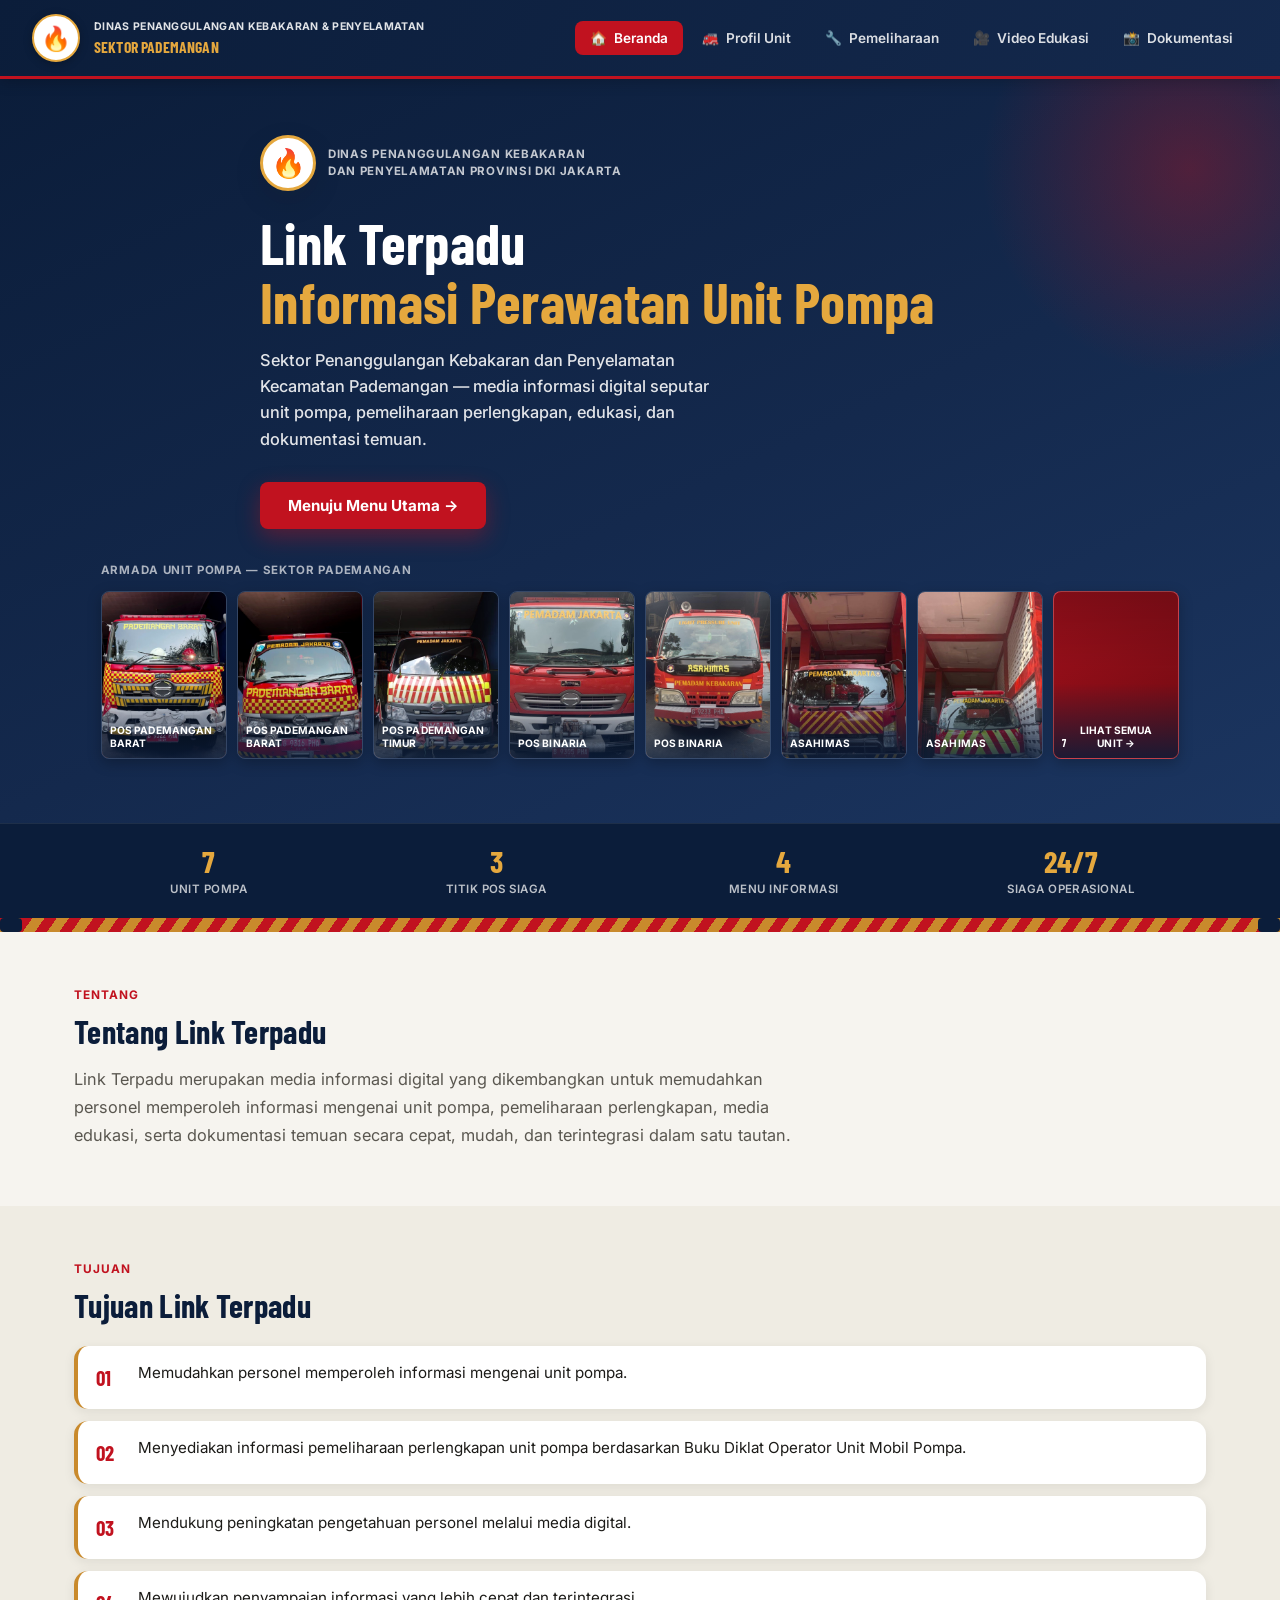
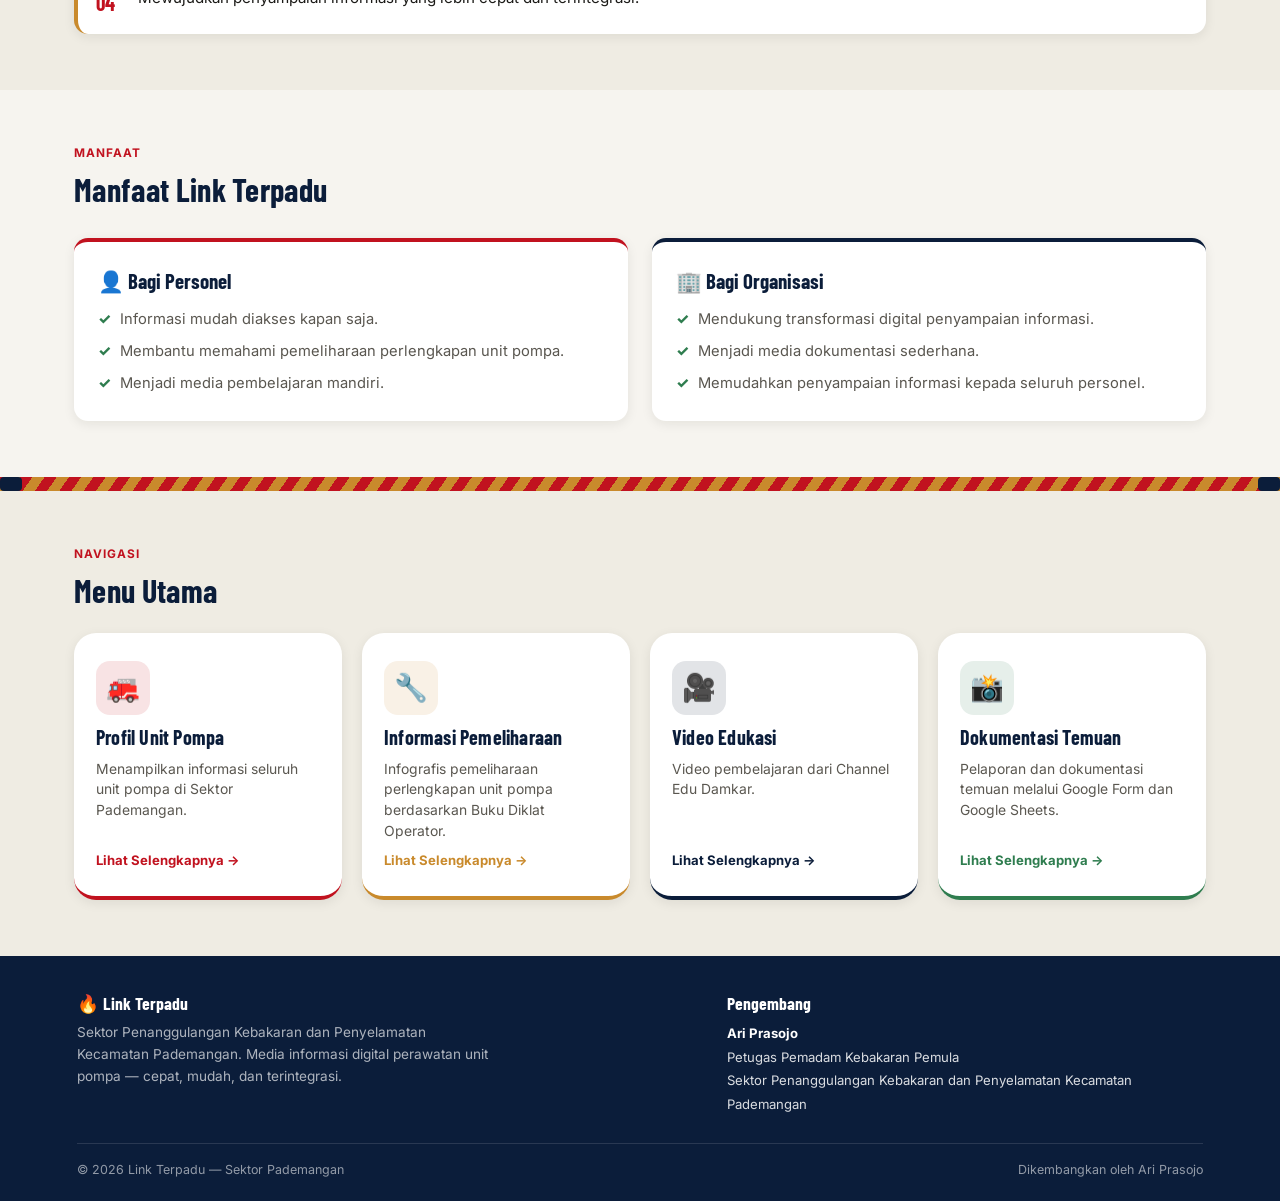
<file: index.html>
<!DOCTYPE html>
<html lang="id">
<head>
<meta charset="UTF-8"/>
<meta name="viewport" content="width=device-width, initial-scale=1.0"/>
<title>Link Terpadu — Informasi Perawatan Unit Pompa | Sektor Pademangan</title>
<meta name="description" content="Link Terpadu: media informasi digital perawatan unit pompa Sektor Penanggulangan Kebakaran dan Penyelamatan Kecamatan Pademangan."/>
<link rel="preconnect" href="https://fonts.googleapis.com">
<link href="https://fonts.googleapis.com/css2?family=Barlow+Condensed:wght@500;600;700&family=Inter:wght@400;500;600;700&display=swap" rel="stylesheet">
<link rel="stylesheet" href="css/style.css"/>
</head>
<body>

<header class="topbar">
  <a href="index.html" class="topbar__brand">
    <div class="topbar__logo">🔥</div>
    <div>
      <p class="topbar__org">Dinas Penanggulangan Kebakaran &amp; Penyelamatan</p>
      <p class="topbar__sector">Sektor Pademangan</p>
    </div>
  </a>
  <button class="topbar__burger" id="burgerBtn" aria-label="Menu" aria-expanded="false"><span></span><span></span><span></span></button>
  <nav class="topbar__nav" id="topNav">
    <a href="index.html" class="nav__link nav__link--active"><span>🏠</span>Beranda</a>
    <a href="profil-unit.html" class="nav__link"><span>🚒</span>Profil Unit</a>
    <a href="pemeliharaan.html" class="nav__link"><span>🔧</span>Pemeliharaan</a>
    <a href="edukasi.html" class="nav__link"><span>🎥</span>Video Edukasi</a>
    <a href="dokumentasi.html" class="nav__link"><span>📸</span>Dokumentasi</a>
  </nav>
</header>

<section class="hero">
  <div class="hero__inner">
    <div>
      <div class="hero__badge-row">
        <div class="hero__logo-badge">🔥</div>
        <p class="hero__badge-text">Dinas Penanggulangan Kebakaran<br>dan Penyelamatan Provinsi DKI Jakarta</p>
      </div>
      <h1 class="hero__title">
        <span>Link Terpadu</span>
        <span class="accent">Informasi Perawatan Unit Pompa</span>
      </h1>
      <p class="hero__sub">Sektor Penanggulangan Kebakaran dan Penyelamatan Kecamatan Pademangan — media informasi digital seputar unit pompa, pemeliharaan perlengkapan, edukasi, dan dokumentasi temuan.</p>
      <a href="#menu-utama" class="hero__cta">Menuju Menu Utama →</a>
    </div>
  </div>

  <div class="fleet-strip container">
    <p class="fleet-strip__label">Armada Unit Pompa — Sektor Pademangan</p>
    <!-- Diisi otomatis oleh renderFleetStrip() di script/unit-data.js,
         memakai sumber data yang sama dengan halaman Profil Unit,
         supaya foto/nama unit tidak perlu diedit di dua tempat. -->
    <div class="fleet-strip__grid" id="fleetStripGrid"></div>
  </div>
</section>

<section class="stat-strip">
  <div class="container">
    <div class="stat-strip__row">
      <div class="stat-strip__item"><p class="stat-strip__num">7</p><p class="stat-strip__label">Unit Pompa</p></div>
      <div class="stat-strip__item"><p class="stat-strip__num">3</p><p class="stat-strip__label">Titik Pos Siaga</p></div>
      <div class="stat-strip__item"><p class="stat-strip__num">4</p><p class="stat-strip__label">Menu Informasi</p></div>
      <div class="stat-strip__item"><p class="stat-strip__num">24/7</p><p class="stat-strip__label">Siaga Operasional</p></div>
    </div>
  </div>
</section>

<div class="hose-divider"></div>

<section class="section">
  <div class="container">
    <p class="section__eyebrow">Tentang</p>
    <h2 class="section__title">Tentang Link Terpadu</h2>
    <p class="section__lead">Link Terpadu merupakan media informasi digital yang dikembangkan untuk memudahkan personel memperoleh informasi mengenai unit pompa, pemeliharaan perlengkapan, media edukasi, serta dokumentasi temuan secara cepat, mudah, dan terintegrasi dalam satu tautan.</p>
  </div>
</section>

<section class="section section--muted">
  <div class="container">
    <p class="section__eyebrow">Tujuan</p>
    <h2 class="section__title">Tujuan Link Terpadu</h2>
    <ul class="goal-list">
      <li><span class="num">01</span><span>Memudahkan personel memperoleh informasi mengenai unit pompa.</span></li>
      <li><span class="num">02</span><span>Menyediakan informasi pemeliharaan perlengkapan unit pompa berdasarkan Buku Diklat Operator Unit Mobil Pompa.</span></li>
      <li><span class="num">03</span><span>Mendukung peningkatan pengetahuan personel melalui media digital.</span></li>
      <li><span class="num">04</span><span>Mewujudkan penyampaian informasi yang lebih cepat dan terintegrasi.</span></li>
    </ul>
  </div>
</section>

<section class="section">
  <div class="container">
    <p class="section__eyebrow">Manfaat</p>
    <h2 class="section__title">Manfaat Link Terpadu</h2>
    <div class="benefit-grid">
      <div class="benefit-card">
        <p class="benefit-card__title">👤 Bagi Personel</p>
        <ul>
          <li>Informasi mudah diakses kapan saja.</li>
          <li>Membantu memahami pemeliharaan perlengkapan unit pompa.</li>
          <li>Menjadi media pembelajaran mandiri.</li>
        </ul>
      </div>
      <div class="benefit-card">
        <p class="benefit-card__title">🏢 Bagi Organisasi</p>
        <ul>
          <li>Mendukung transformasi digital penyampaian informasi.</li>
          <li>Menjadi media dokumentasi sederhana.</li>
          <li>Memudahkan penyampaian informasi kepada seluruh personel.</li>
        </ul>
      </div>
    </div>
  </div>
</section>

<div class="hose-divider"></div>

<section class="section section--muted" id="menu-utama">
  <div class="container">
    <p class="section__eyebrow">Navigasi</p>
    <h2 class="section__title">Menu Utama</h2>
    <div class="menu">
      <a href="profil-unit.html" class="menu-card" style="--accent:#c1121f">
        <div class="menu-card__icon">🚒</div>
        <h3 class="menu-card__title">Profil Unit Pompa</h3>
        <p class="menu-card__desc">Menampilkan informasi seluruh unit pompa di Sektor Pademangan.</p>
        <span class="menu-card__btn">Lihat Selengkapnya →</span>
      </a>
      <a href="pemeliharaan.html" class="menu-card" style="--accent:#c98a2c">
        <div class="menu-card__icon">🔧</div>
        <h3 class="menu-card__title">Informasi Pemeliharaan</h3>
        <p class="menu-card__desc">Infografis pemeliharaan perlengkapan unit pompa berdasarkan Buku Diklat Operator.</p>
        <span class="menu-card__btn">Lihat Selengkapnya →</span>
      </a>
      <a href="edukasi.html" class="menu-card" style="--accent:#0b1d3a">
        <div class="menu-card__icon">🎥</div>
        <h3 class="menu-card__title">Video Edukasi</h3>
        <p class="menu-card__desc">Video pembelajaran dari Channel Edu Damkar.</p>
        <span class="menu-card__btn">Lihat Selengkapnya →</span>
      </a>
      <a href="dokumentasi.html" class="menu-card" style="--accent:#2f7d4f">
        <div class="menu-card__icon">📸</div>
        <h3 class="menu-card__title">Dokumentasi Temuan</h3>
        <p class="menu-card__desc">Pelaporan dan dokumentasi temuan melalui Google Form dan Google Sheets.</p>
        <span class="menu-card__btn">Lihat Selengkapnya →</span>
      </a>
    </div>
  </div>
</section>

<footer class="footer">
  <div class="footer__grid">
    <div>
      <p class="footer__title">🔥 Link Terpadu</p>
      <p class="footer__text">Sektor Penanggulangan Kebakaran dan Penyelamatan Kecamatan Pademangan. Media informasi digital perawatan unit pompa — cepat, mudah, dan terintegrasi.</p>
    </div>
    <div>
      <p class="footer__title">Pengembang</p>
      <p class="footer__dev">
        <b>Ari Prasojo</b><br>
        Petugas Pemadam Kebakaran Pemula<br>
        Sektor Penanggulangan Kebakaran dan Penyelamatan Kecamatan Pademangan
      </p>
    </div>
  </div>
  <div class="footer__bottom">
    <span>© <span class="js-year"></span> Link Terpadu — Sektor Pademangan</span>
    <span>Dikembangkan oleh Ari Prasojo</span>
  </div>
</footer>

<script src="script/main.js"></script>
<script src="script/utils.js"></script>
<script src="script/unit-data.js"></script>
</body>
</html>
</file>
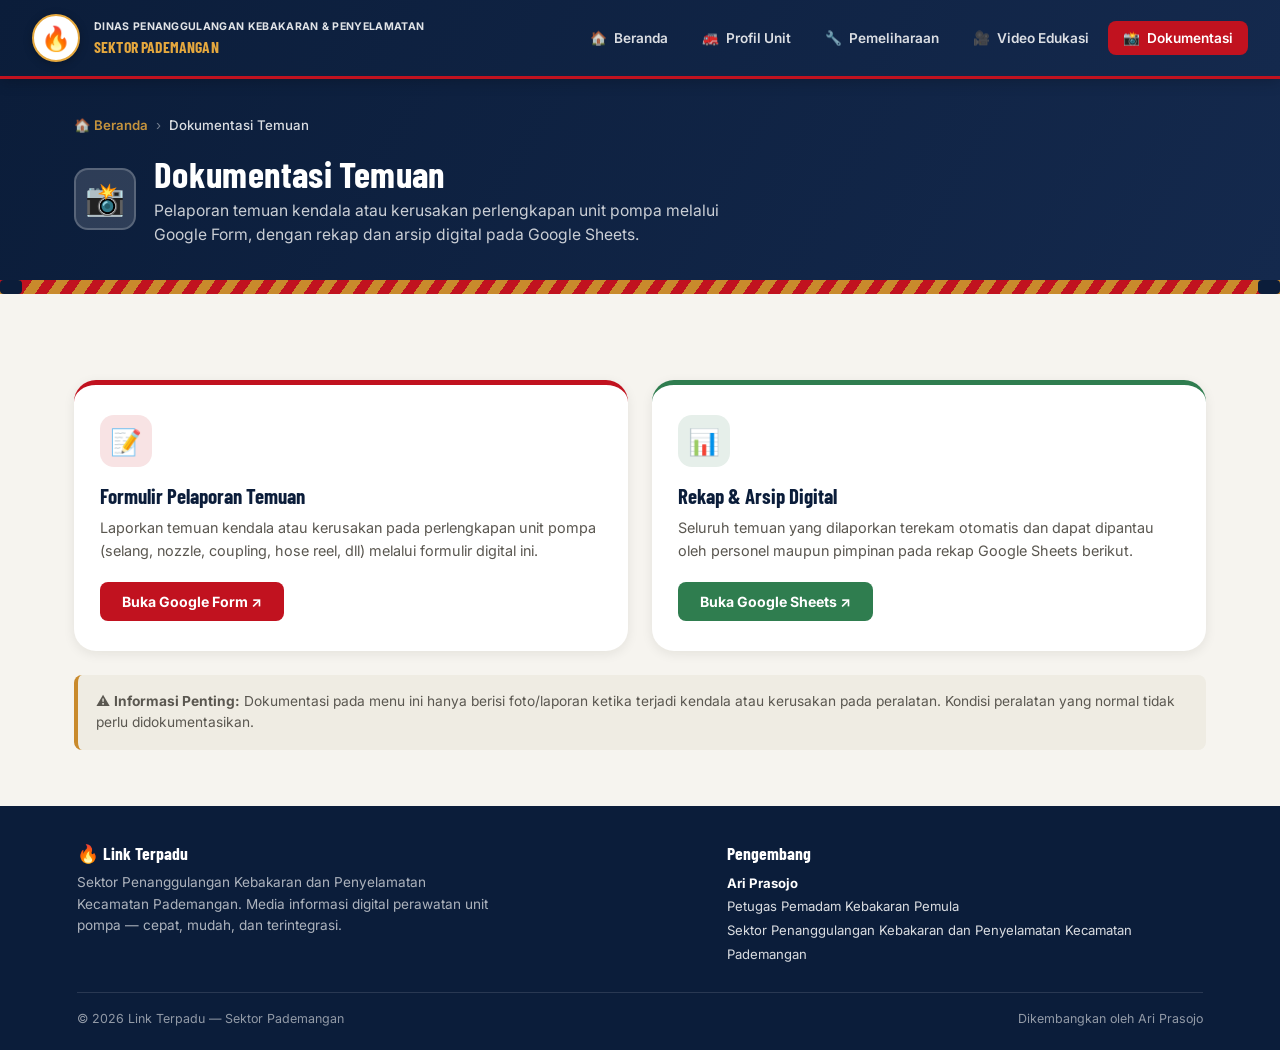
<file: dokumentasi.html>
<!DOCTYPE html>
<html lang="id">
<head>
<meta charset="UTF-8"/>
<meta name="viewport" content="width=device-width, initial-scale=1.0"/>
<title>Dokumentasi Temuan — Link Terpadu Sektor Pademangan</title>
<link rel="preconnect" href="https://fonts.googleapis.com">
<link href="https://fonts.googleapis.com/css2?family=Barlow+Condensed:wght@500;600;700&family=Inter:wght@400;500;600;700&display=swap" rel="stylesheet">
<link rel="stylesheet" href="css/style.css"/>
</head>
<body>

<header class="topbar">
  <a href="index.html" class="topbar__brand">
    <div class="topbar__logo">🔥</div>
    <div>
      <p class="topbar__org">Dinas Penanggulangan Kebakaran &amp; Penyelamatan</p>
      <p class="topbar__sector">Sektor Pademangan</p>
    </div>
  </a>
  <button class="topbar__burger" id="burgerBtn" aria-label="Menu" aria-expanded="false"><span></span><span></span><span></span></button>
  <nav class="topbar__nav" id="topNav">
    <a href="index.html" class="nav__link"><span>🏠</span>Beranda</a>
    <a href="profil-unit.html" class="nav__link"><span>🚒</span>Profil Unit</a>
    <a href="pemeliharaan.html" class="nav__link"><span>🔧</span>Pemeliharaan</a>
    <a href="edukasi.html" class="nav__link"><span>🎥</span>Video Edukasi</a>
    <a href="dokumentasi.html" class="nav__link nav__link--active"><span>📸</span>Dokumentasi</a>
  </nav>
</header>

<section class="page-hero">
  <div class="container">
    <nav class="breadcrumb">
      <a href="index.html" class="breadcrumb__link">🏠 Beranda</a>
      <span class="breadcrumb__sep">›</span>
      <span class="breadcrumb__current">Dokumentasi Temuan</span>
    </nav>
    <div class="page-hero__content">
      <div class="page-hero__icon">📸</div>
      <div>
        <h1 class="page-hero__title">Dokumentasi Temuan</h1>
        <p class="page-hero__sub">Pelaporan temuan kendala atau kerusakan perlengkapan unit pompa melalui Google Form, dengan rekap dan arsip digital pada Google Sheets.</p>
      </div>
    </div>
  </div>
</section>

<div class="hose-divider"></div>

<main class="section">
  <div class="container">
    <div class="doc-grid">
      <div class="doc-card" style="--accent:#c1121f">
        <div class="doc-card__icon">📝</div>
        <p class="doc-card__title">Formulir Pelaporan Temuan</p>
        <p class="doc-card__desc">Laporkan temuan kendala atau kerusakan pada perlengkapan unit pompa (selang, nozzle, coupling, hose reel, dll) melalui formulir digital ini.</p>
        <a href="https://forms.gle/D9epKmikWcqToWEz9" target="_blank" rel="noopener noreferrer" class="doc-card__btn">Buka Google Form ↗</a>
      </div>
      <div class="doc-card" style="--accent:#2f7d4f">
        <div class="doc-card__icon">📊</div>
        <p class="doc-card__title">Rekap &amp; Arsip Digital</p>
        <p class="doc-card__desc">Seluruh temuan yang dilaporkan terekam otomatis dan dapat dipantau oleh personel maupun pimpinan pada rekap Google Sheets berikut.</p>
        <a href="https://docs.google.com/spreadsheets/d/1qFAW_mD3zfljeFgKrPjv6zRztNlGX2fxVhpaaOuCmrU/edit?usp=sharing" target="_blank" rel="noopener noreferrer" class="doc-card__btn">Buka Google Sheets ↗</a>
      </div>
    </div>

    <div class="doc-note">
      ⚠️ <b>Informasi Penting:</b> Dokumentasi pada menu ini hanya berisi foto/laporan ketika terjadi kendala atau kerusakan pada peralatan. Kondisi peralatan yang normal tidak perlu didokumentasikan.
    </div>
  </div>
</main>

<footer class="footer">
  <div class="footer__grid">
    <div>
      <p class="footer__title">🔥 Link Terpadu</p>
      <p class="footer__text">Sektor Penanggulangan Kebakaran dan Penyelamatan Kecamatan Pademangan. Media informasi digital perawatan unit pompa — cepat, mudah, dan terintegrasi.</p>
    </div>
    <div>
      <p class="footer__title">Pengembang</p>
      <p class="footer__dev">
        <b>Ari Prasojo</b><br>
        Petugas Pemadam Kebakaran Pemula<br>
        Sektor Penanggulangan Kebakaran dan Penyelamatan Kecamatan Pademangan
      </p>
    </div>
  </div>
  <div class="footer__bottom">
    <span>© <span class="js-year"></span> Link Terpadu — Sektor Pademangan</span>
    <span>Dikembangkan oleh Ari Prasojo</span>
  </div>
</footer>

<script src="script/main.js"></script>
</body>
</html>
</file>
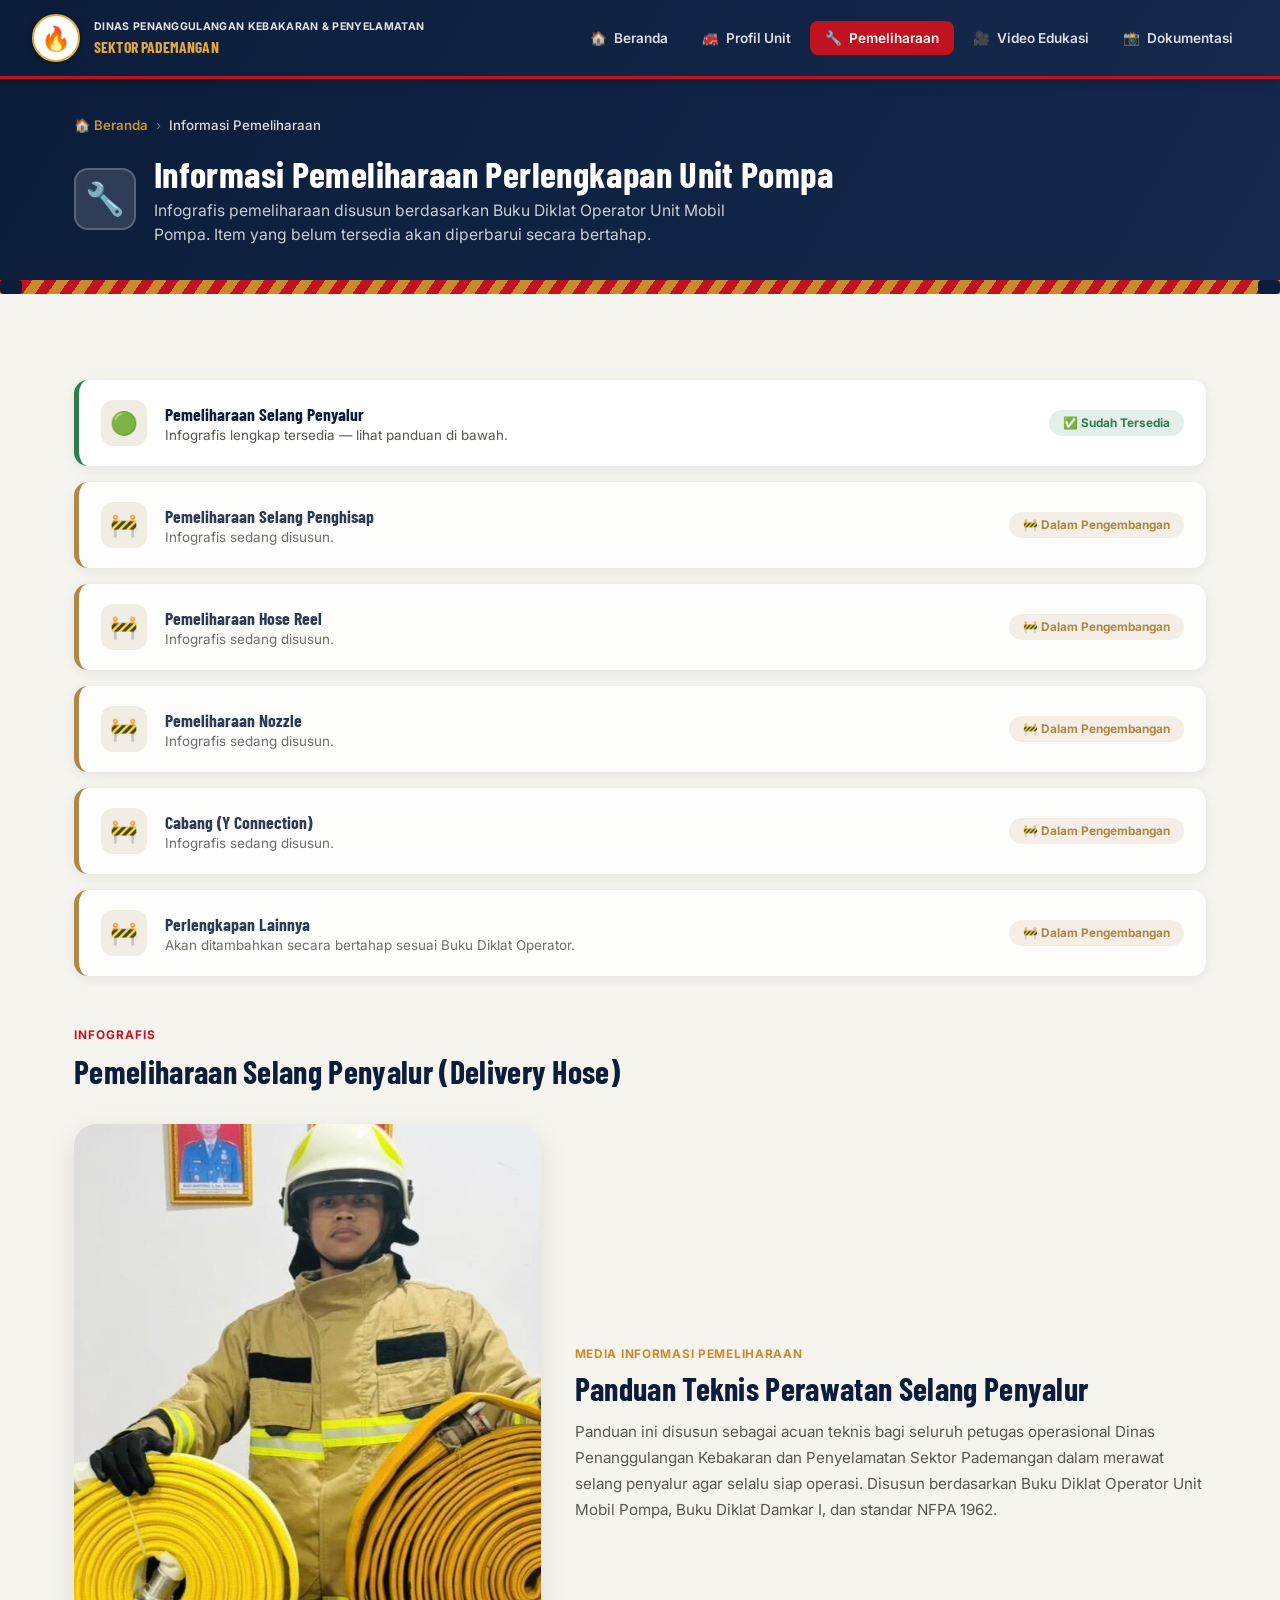
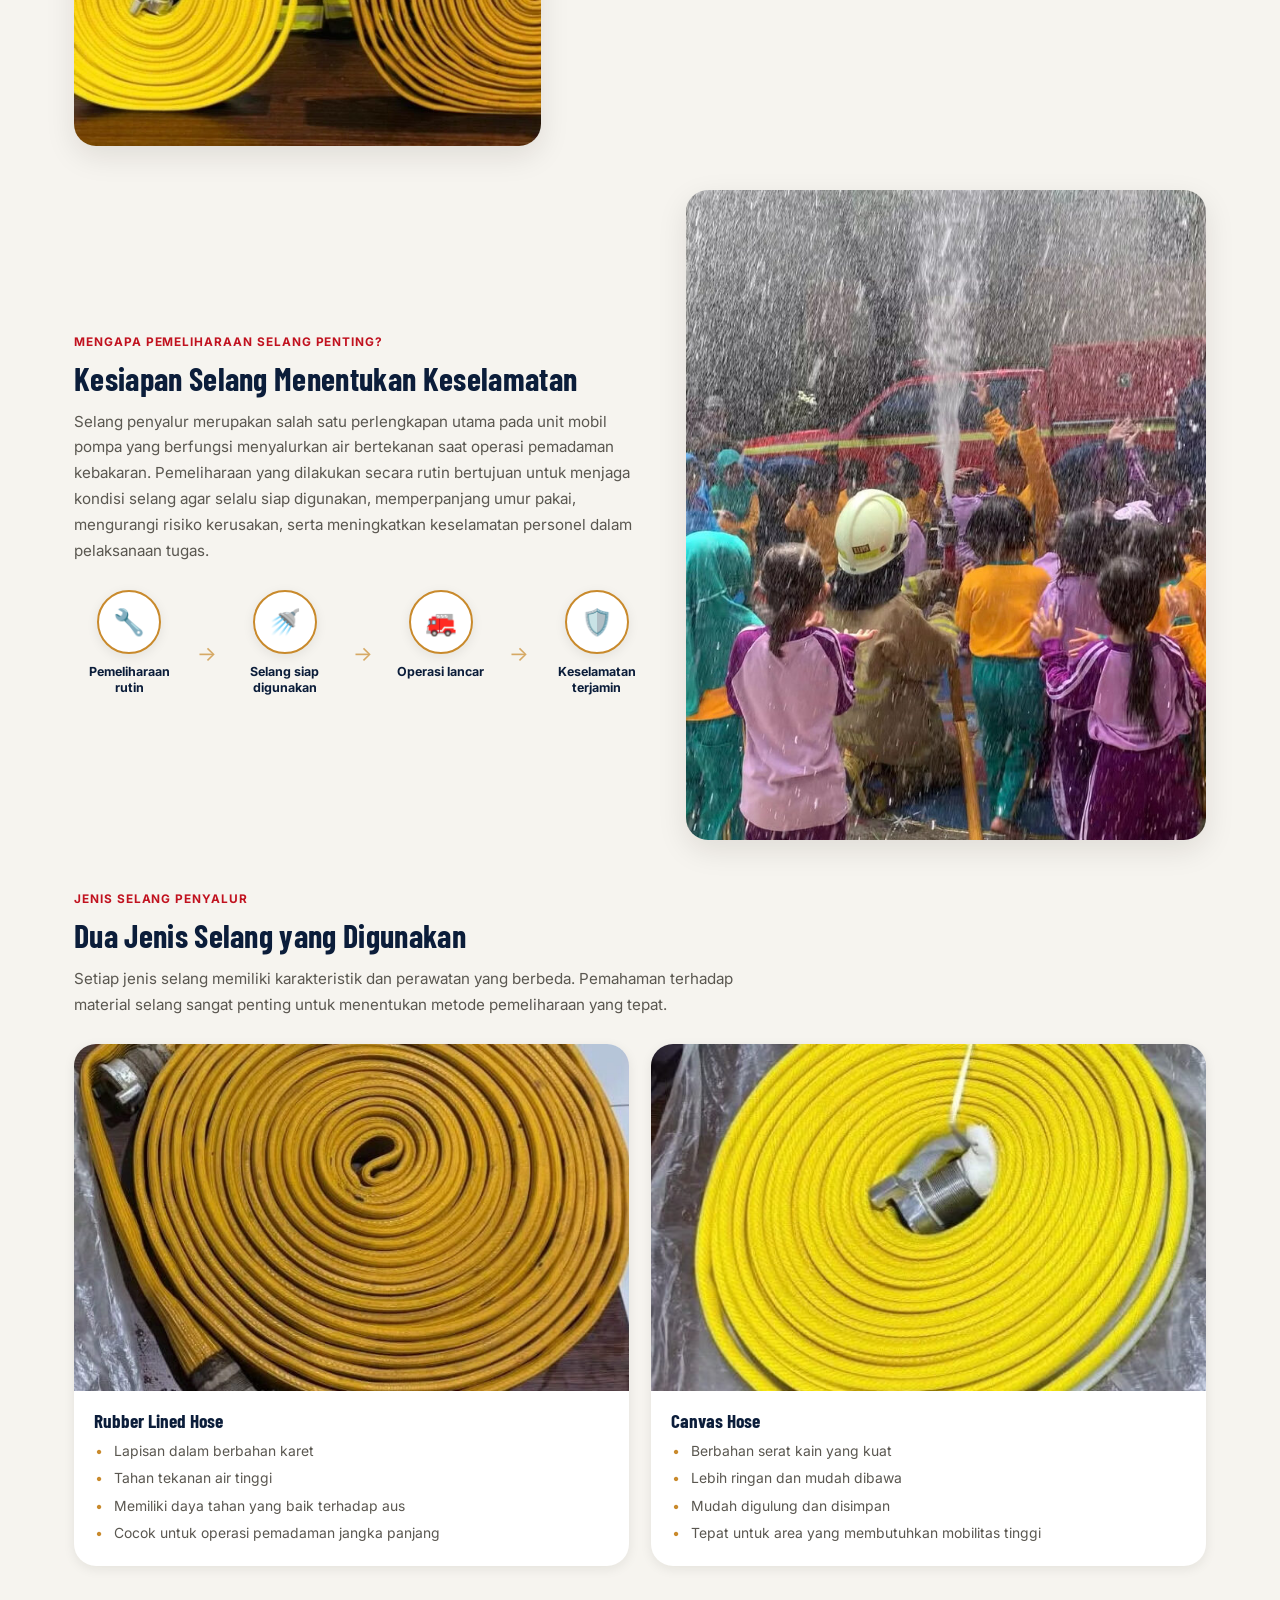
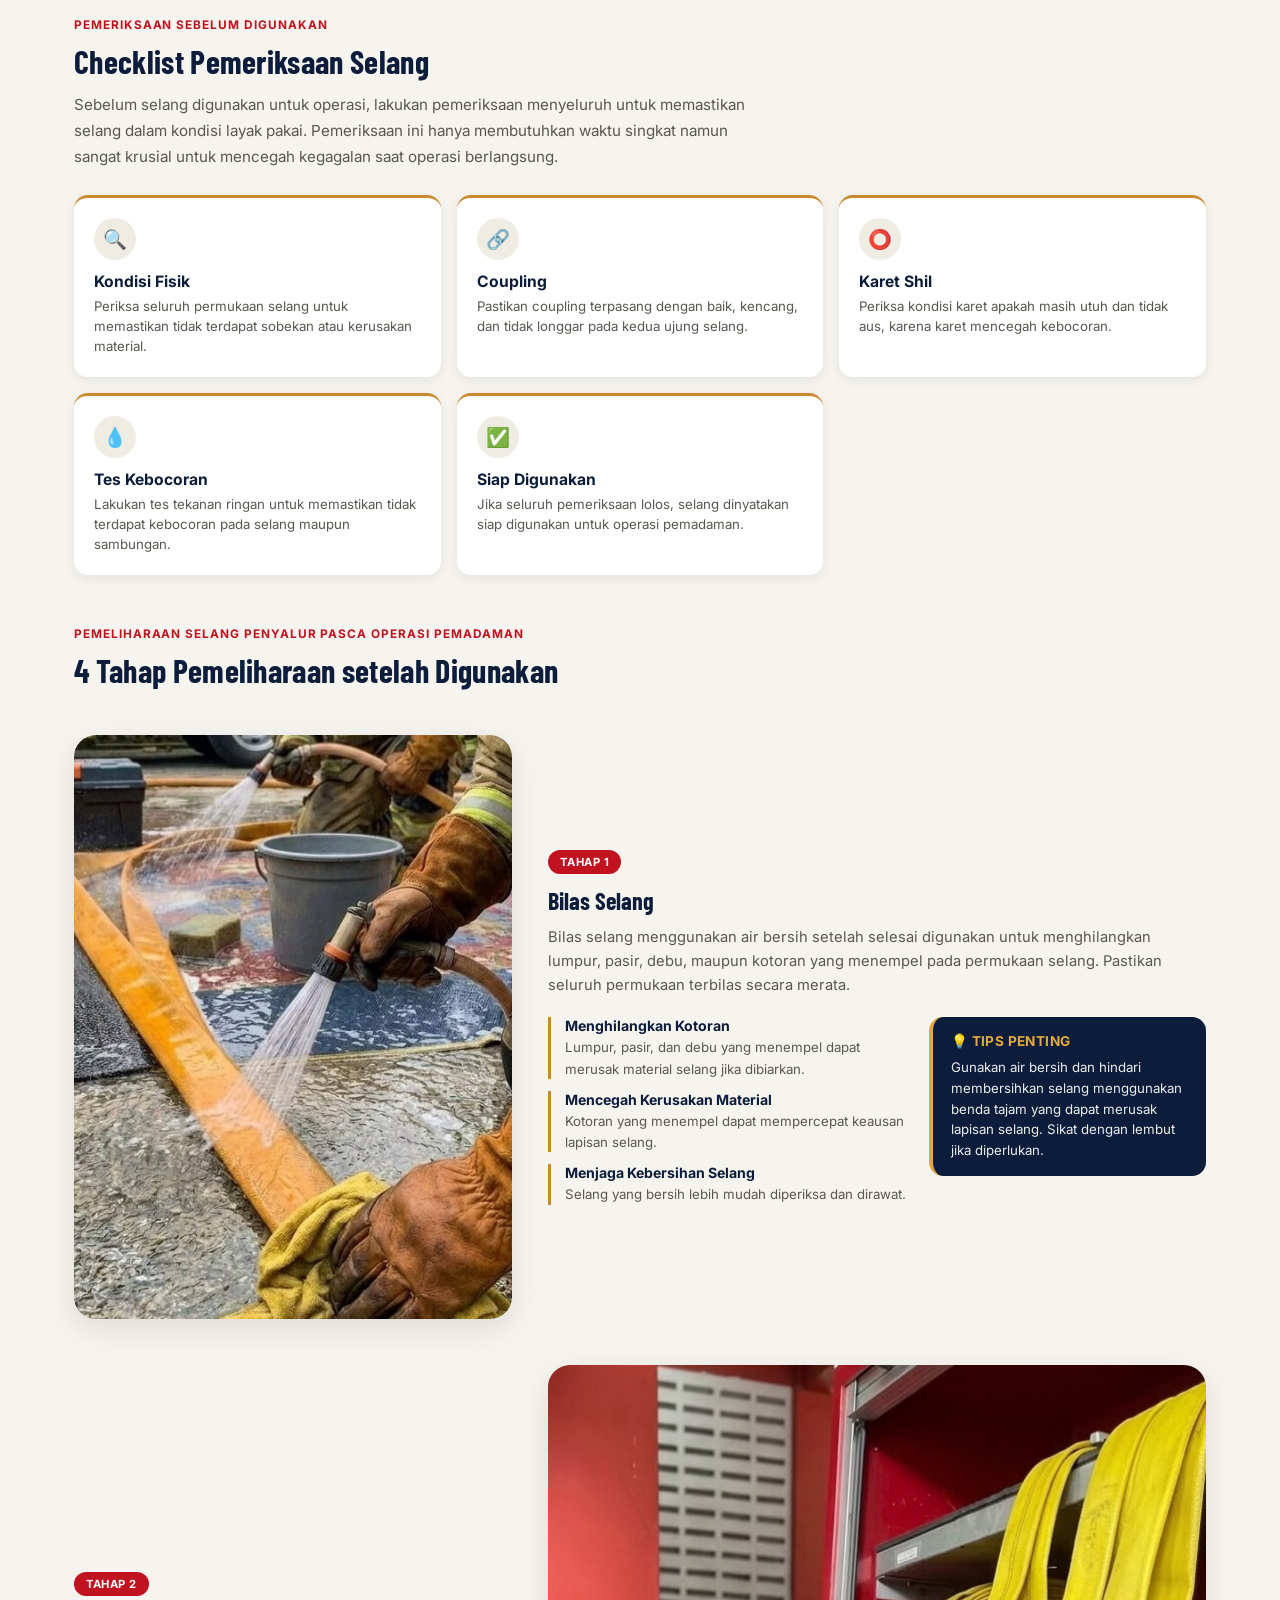
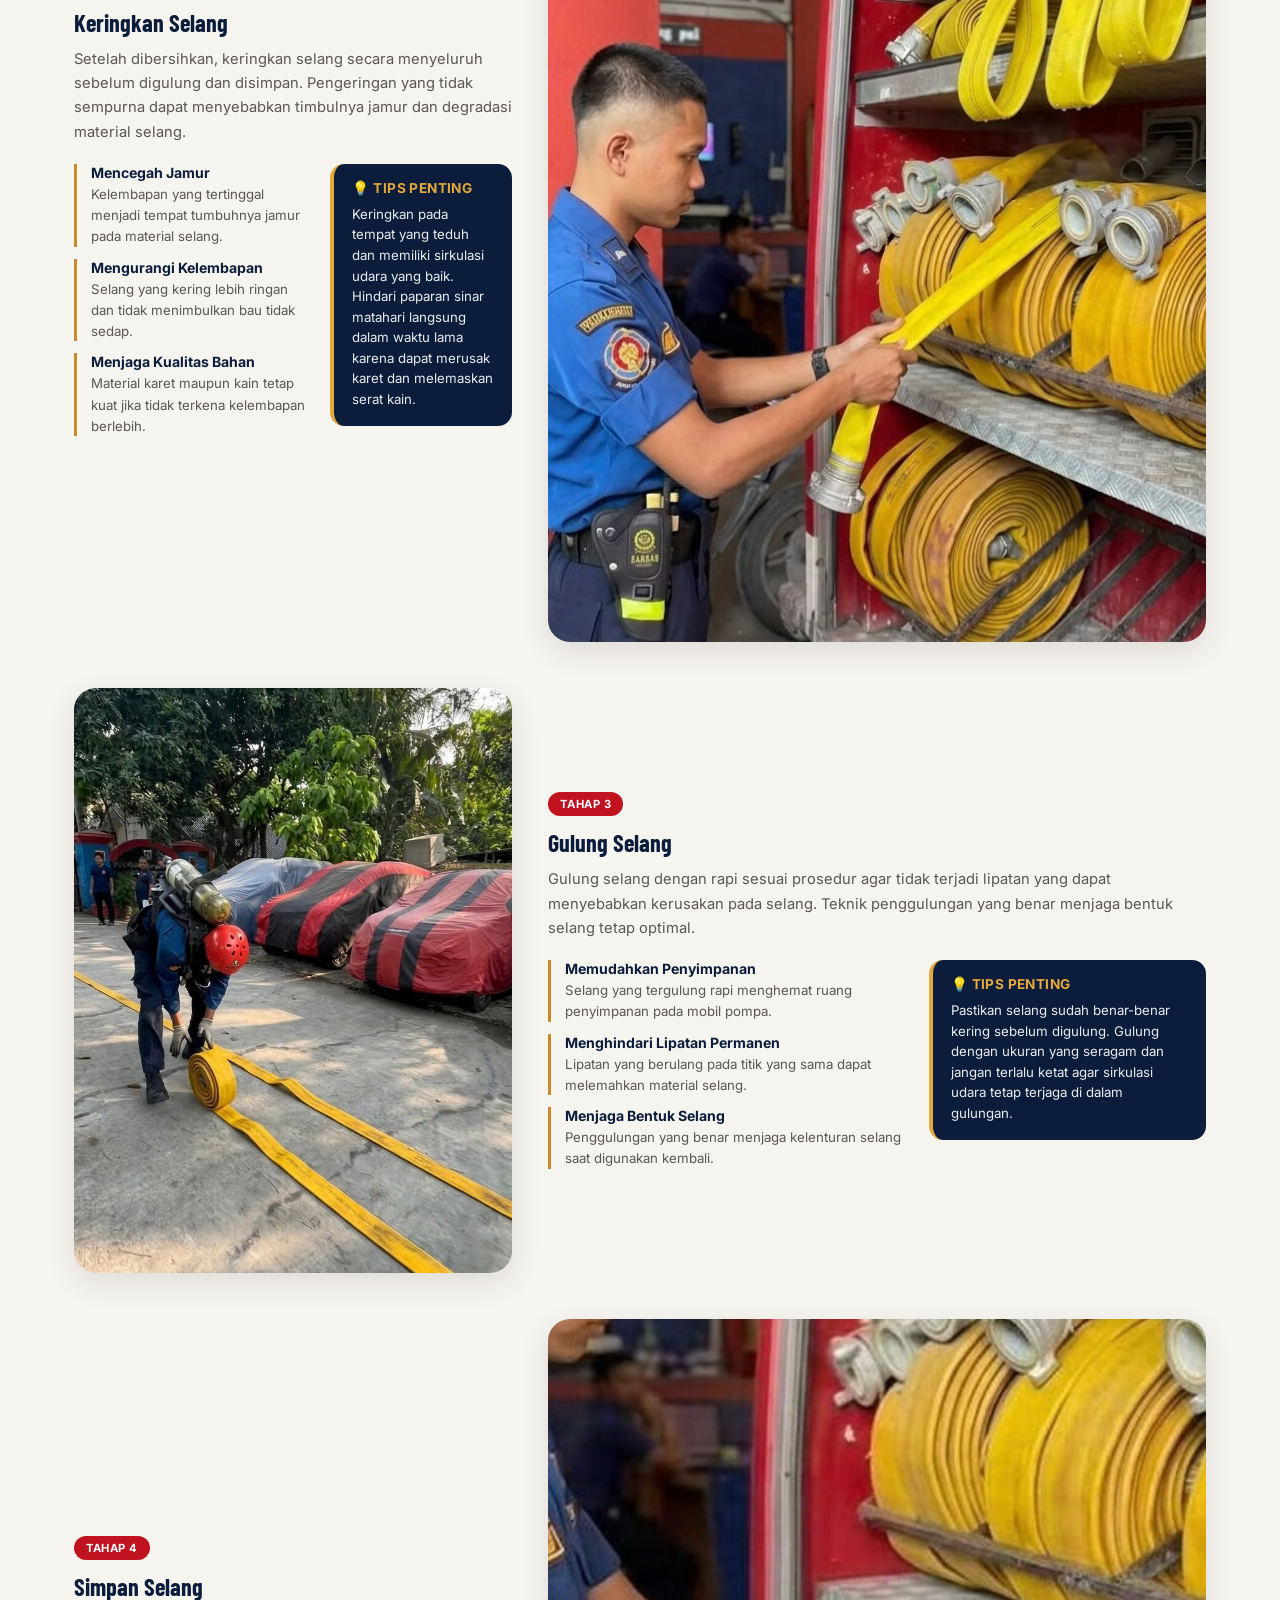
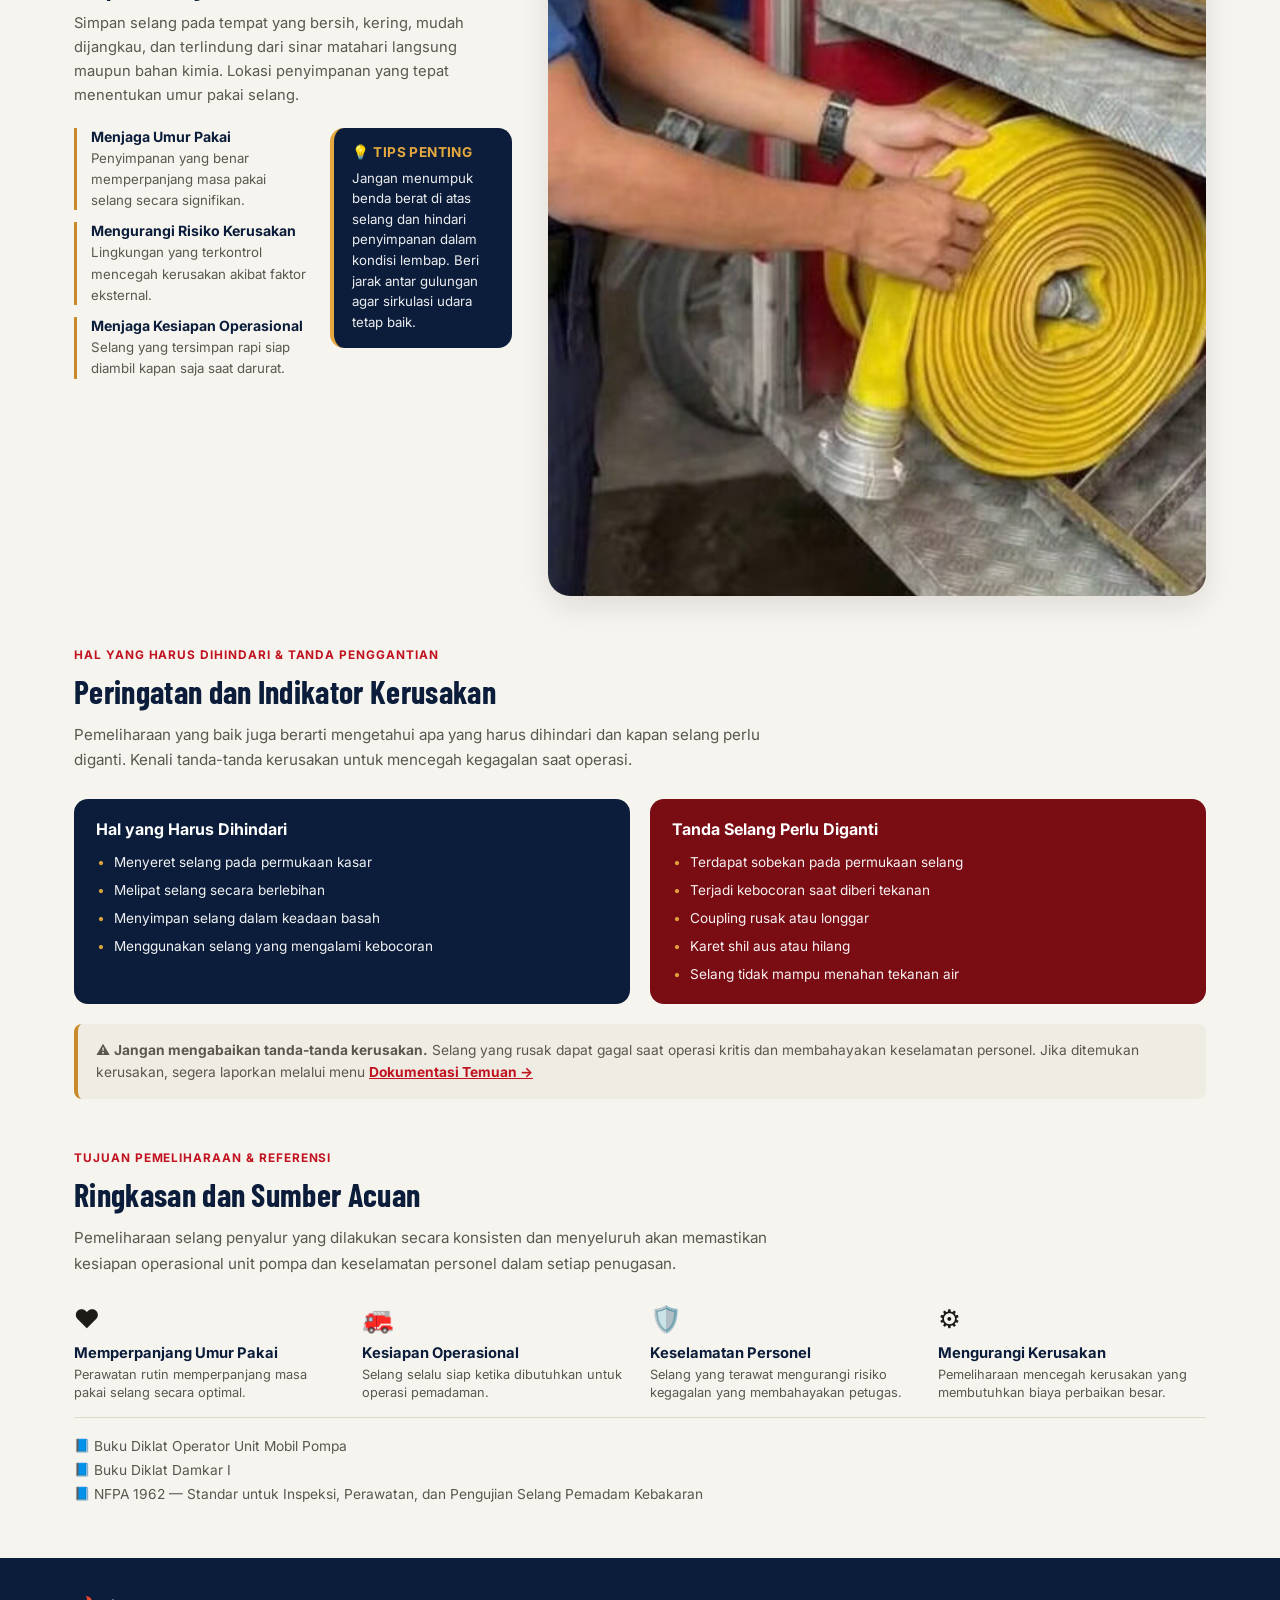
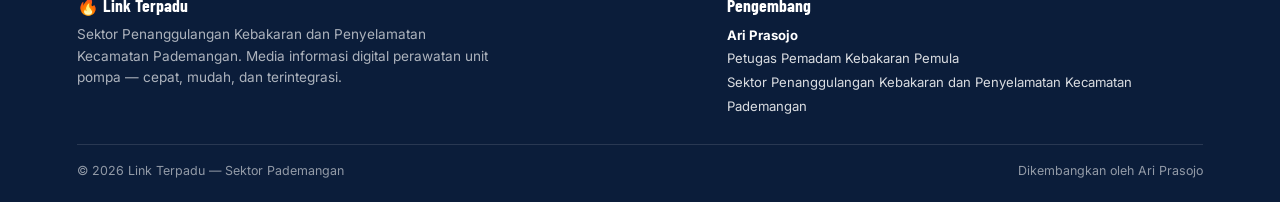
<file: pemeliharaan.html>
<!DOCTYPE html>
<html lang="id">
<head>
<meta charset="UTF-8"/>
<meta name="viewport" content="width=device-width, initial-scale=1.0"/>
<title>Informasi Pemeliharaan — Link Terpadu Sektor Pademangan</title>
<link rel="preconnect" href="https://fonts.googleapis.com">
<link href="https://fonts.googleapis.com/css2?family=Barlow+Condensed:wght@500;600;700&family=Inter:wght@400;500;600;700&display=swap" rel="stylesheet">
<link rel="stylesheet" href="css/style.css"/>
</head>
<body>

<header class="topbar">
  <a href="index.html" class="topbar__brand">
    <div class="topbar__logo">🔥</div>
    <div>
      <p class="topbar__org">Dinas Penanggulangan Kebakaran &amp; Penyelamatan</p>
      <p class="topbar__sector">Sektor Pademangan</p>
    </div>
  </a>
  <button class="topbar__burger" id="burgerBtn" aria-label="Menu" aria-expanded="false"><span></span><span></span><span></span></button>
  <nav class="topbar__nav" id="topNav">
    <a href="index.html" class="nav__link"><span>🏠</span>Beranda</a>
    <a href="profil-unit.html" class="nav__link"><span>🚒</span>Profil Unit</a>
    <a href="pemeliharaan.html" class="nav__link nav__link--active"><span>🔧</span>Pemeliharaan</a>
    <a href="edukasi.html" class="nav__link"><span>🎥</span>Video Edukasi</a>
    <a href="dokumentasi.html" class="nav__link"><span>📸</span>Dokumentasi</a>
  </nav>
</header>

<section class="page-hero">
  <div class="container">
    <nav class="breadcrumb">
      <a href="index.html" class="breadcrumb__link">🏠 Beranda</a>
      <span class="breadcrumb__sep">›</span>
      <span class="breadcrumb__current">Informasi Pemeliharaan</span>
    </nav>
    <div class="page-hero__content">
      <div class="page-hero__icon">🔧</div>
      <div>
        <h1 class="page-hero__title">Informasi Pemeliharaan Perlengkapan Unit Pompa</h1>
        <p class="page-hero__sub">Infografis pemeliharaan disusun berdasarkan Buku Diklat Operator Unit Mobil Pompa. Item yang belum tersedia akan diperbarui secara bertahap.</p>
      </div>
    </div>
  </div>
</section>

<div class="hose-divider"></div>

<main class="section">
  <div class="container">
    <div class="care-list">
      <a href="#selang-penyalur" class="care-item care-item--ready">
        <div class="care-item__icon">🟢</div>
        <div>
          <p class="care-item__title">Pemeliharaan Selang Penyalur</p>
          <p class="care-item__desc">Infografis lengkap tersedia — lihat panduan di bawah.</p>
        </div>
        <span class="care-item__status">✅ Sudah Tersedia</span>
      </a>

      <div class="care-item care-item--dev">
        <div class="care-item__icon">🚧</div>
        <div>
          <p class="care-item__title">Pemeliharaan Selang Penghisap</p>
          <p class="care-item__desc">Infografis sedang disusun.</p>
        </div>
        <span class="care-item__status">🚧 Dalam Pengembangan</span>
      </div>

      <div class="care-item care-item--dev">
        <div class="care-item__icon">🚧</div>
        <div>
          <p class="care-item__title">Pemeliharaan Hose Reel</p>
          <p class="care-item__desc">Infografis sedang disusun.</p>
        </div>
        <span class="care-item__status">🚧 Dalam Pengembangan</span>
      </div>

      <div class="care-item care-item--dev">
        <div class="care-item__icon">🚧</div>
        <div>
          <p class="care-item__title">Pemeliharaan Nozzle</p>
          <p class="care-item__desc">Infografis sedang disusun.</p>
        </div>
        <span class="care-item__status">🚧 Dalam Pengembangan</span>
      </div>

      <div class="care-item care-item--dev">
        <div class="care-item__icon">🚧</div>
        <div>
          <p class="care-item__title">Cabang (Y Connection)</p>
          <p class="care-item__desc">Infografis sedang disusun.</p>
        </div>
        <span class="care-item__status">🚧 Dalam Pengembangan</span>
      </div>

      <div class="care-item care-item--dev">
        <div class="care-item__icon">🚧</div>
        <div>
          <p class="care-item__title">Perlengkapan Lainnya</p>
          <p class="care-item__desc">Akan ditambahkan secara bertahap sesuai Buku Diklat Operator.</p>
        </div>
        <span class="care-item__status">🚧 Dalam Pengembangan</span>
      </div>
    </div>

    <!-- Infografis Selang Penyalur -->
    <section id="selang-penyalur" style="margin-top:52px;">
      <p class="section__eyebrow">Infografis</p>
      <h2 class="section__title">Pemeliharaan Selang Penyalur (Delivery Hose)</h2>

      <!-- Sampul & ringkasan panduan -->
      <div class="maint-intro">
        <div class="maint-intro__photo">
          <img src="assets/pemeliharaan/selang-cover.jpg" alt="Petugas Damkar bersama dua gulungan selang penyalur" loading="lazy" decoding="async"/>
        </div>
        <div>
          <p class="maint-intro__eyebrow">Media Informasi Pemeliharaan</p>
          <h3 class="maint-intro__title">Panduan Teknis Perawatan Selang Penyalur</h3>
          <p class="maint-intro__text">Panduan ini disusun sebagai acuan teknis bagi seluruh petugas operasional Dinas Penanggulangan Kebakaran dan Penyelamatan Sektor Pademangan dalam merawat selang penyalur agar selalu siap operasi. Disusun berdasarkan Buku Diklat Operator Unit Mobil Pompa, Buku Diklat Damkar I, dan standar NFPA 1962.</p>
        </div>
      </div>

      <!-- Mengapa penting -->
      <div class="maint-feature">
        <div class="maint-feature__body">
          <p class="section__eyebrow">Mengapa Pemeliharaan Selang Penting?</p>
          <h3 class="maint-intro__title">Kesiapan Selang Menentukan Keselamatan</h3>
          <p class="maint-intro__text">Selang penyalur merupakan salah satu perlengkapan utama pada unit mobil pompa yang berfungsi menyalurkan air bertekanan saat operasi pemadaman kebakaran. Pemeliharaan yang dilakukan secara rutin bertujuan untuk menjaga kondisi selang agar selalu siap digunakan, memperpanjang umur pakai, mengurangi risiko kerusakan, serta meningkatkan keselamatan personel dalam pelaksanaan tugas.</p>

          <div class="flow-steps">
            <div class="flow-steps__item">
              <div class="flow-steps__circle">🔧</div>
              <p class="flow-steps__label">Pemeliharaan rutin</p>
            </div>
            <span class="flow-steps__arrow">→</span>
            <div class="flow-steps__item">
              <div class="flow-steps__circle">🚿</div>
              <p class="flow-steps__label">Selang siap digunakan</p>
            </div>
            <span class="flow-steps__arrow">→</span>
            <div class="flow-steps__item">
              <div class="flow-steps__circle">🚒</div>
              <p class="flow-steps__label">Operasi lancar</p>
            </div>
            <span class="flow-steps__arrow">→</span>
            <div class="flow-steps__item">
              <div class="flow-steps__circle">🛡️</div>
              <p class="flow-steps__label">Keselamatan terjamin</p>
            </div>
          </div>
        </div>
        <div class="maint-feature__photo">
          <img src="assets/pemeliharaan/selang-kesiapan.jpg" alt="Demonstrasi semprotan air dari selang penyalur di hadapan warga" loading="lazy" decoding="async"/>
        </div>
      </div>

      <!-- Jenis selang -->
      <div style="margin-top:52px;">
        <p class="section__eyebrow">Jenis Selang Penyalur</p>
        <h3 class="maint-intro__title">Dua Jenis Selang yang Digunakan</h3>
        <p class="maint-intro__text" style="max-width:700px;">Setiap jenis selang memiliki karakteristik dan perawatan yang berbeda. Pemahaman terhadap material selang sangat penting untuk menentukan metode pemeliharaan yang tepat.</p>
        <div class="hose-type-grid">
          <div class="hose-type-card">
            <div class="hose-type-card__photo"><img src="assets/pemeliharaan/selang-rubber-lined.jpg" alt="Gulungan Rubber Lined Hose" loading="lazy" decoding="async"/></div>
            <div class="hose-type-card__body">
              <p class="hose-type-card__title">Rubber Lined Hose</p>
              <ul>
                <li>Lapisan dalam berbahan karet</li>
                <li>Tahan tekanan air tinggi</li>
                <li>Memiliki daya tahan yang baik terhadap aus</li>
                <li>Cocok untuk operasi pemadaman jangka panjang</li>
              </ul>
            </div>
          </div>
          <div class="hose-type-card">
            <div class="hose-type-card__photo"><img src="assets/pemeliharaan/selang-canvas.jpg" alt="Gulungan Canvas Hose" loading="lazy" decoding="async"/></div>
            <div class="hose-type-card__body">
              <p class="hose-type-card__title">Canvas Hose</p>
              <ul>
                <li>Berbahan serat kain yang kuat</li>
                <li>Lebih ringan dan mudah dibawa</li>
                <li>Mudah digulung dan disimpan</li>
                <li>Tepat untuk area yang membutuhkan mobilitas tinggi</li>
              </ul>
            </div>
          </div>
        </div>
      </div>

      <!-- Checklist pemeriksaan -->
      <div style="margin-top:52px;">
        <p class="section__eyebrow">Pemeriksaan Sebelum Digunakan</p>
        <h3 class="maint-intro__title">Checklist Pemeriksaan Selang</h3>
        <p class="maint-intro__text" style="max-width:700px;">Sebelum selang digunakan untuk operasi, lakukan pemeriksaan menyeluruh untuk memastikan selang dalam kondisi layak pakai. Pemeriksaan ini hanya membutuhkan waktu singkat namun sangat krusial untuk mencegah kegagalan saat operasi berlangsung.</p>
        <div class="checklist-grid">
          <div class="checklist-card">
            <div class="checklist-card__icon">🔍</div>
            <p class="checklist-card__title">Kondisi Fisik</p>
            <p class="checklist-card__desc">Periksa seluruh permukaan selang untuk memastikan tidak terdapat sobekan atau kerusakan material.</p>
          </div>
          <div class="checklist-card">
            <div class="checklist-card__icon">🔗</div>
            <p class="checklist-card__title">Coupling</p>
            <p class="checklist-card__desc">Pastikan coupling terpasang dengan baik, kencang, dan tidak longgar pada kedua ujung selang.</p>
          </div>
          <div class="checklist-card">
            <div class="checklist-card__icon">⭕</div>
            <p class="checklist-card__title">Karet Shil</p>
            <p class="checklist-card__desc">Periksa kondisi karet apakah masih utuh dan tidak aus, karena karet mencegah kebocoran.</p>
          </div>
          <div class="checklist-card">
            <div class="checklist-card__icon">💧</div>
            <p class="checklist-card__title">Tes Kebocoran</p>
            <p class="checklist-card__desc">Lakukan tes tekanan ringan untuk memastikan tidak terdapat kebocoran pada selang maupun sambungan.</p>
          </div>
          <div class="checklist-card">
            <div class="checklist-card__icon">✅</div>
            <p class="checklist-card__title">Siap Digunakan</p>
            <p class="checklist-card__desc">Jika seluruh pemeriksaan lolos, selang dinyatakan siap digunakan untuk operasi pemadaman.</p>
          </div>
        </div>
      </div>

      <!-- 4 Tahap pemeliharaan pasca operasi -->
      <div style="margin-top:52px;">
        <p class="section__eyebrow">Pemeliharaan Selang Penyalur Pasca Operasi Pemadaman</p>
        <h3 class="maint-intro__title">4 Tahap Pemeliharaan setelah Digunakan</h3>
      </div>

      <div class="stage-block">
        <div class="stage-block__photo"><img src="assets/pemeliharaan/selang-tahap1-bilas.jpg" alt="Petugas membilas selang dengan air bersih" loading="lazy" decoding="async"/></div>
        <div class="stage-block__body">
          <span class="stage-block__tag">Tahap 1</span>
          <h4 class="stage-block__title">Bilas Selang</h4>
          <p class="stage-block__desc">Bilas selang menggunakan air bersih setelah selesai digunakan untuk menghilangkan lumpur, pasir, debu, maupun kotoran yang menempel pada permukaan selang. Pastikan seluruh permukaan terbilas secara merata.</p>
          <div class="stage-block__grid">
            <ul class="stage-block__goals">
              <li><b>Menghilangkan Kotoran</b><span>Lumpur, pasir, dan debu yang menempel dapat merusak material selang jika dibiarkan.</span></li>
              <li><b>Mencegah Kerusakan Material</b><span>Kotoran yang menempel dapat mempercepat keausan lapisan selang.</span></li>
              <li><b>Menjaga Kebersihan Selang</b><span>Selang yang bersih lebih mudah diperiksa dan dirawat.</span></li>
            </ul>
            <div class="tips-box">
              <p class="tips-box__title">💡 Tips Penting</p>
              <p class="tips-box__text">Gunakan air bersih dan hindari membersihkan selang menggunakan benda tajam yang dapat merusak lapisan selang. Sikat dengan lembut jika diperlukan.</p>
            </div>
          </div>
        </div>
      </div>

      <div class="stage-block stage-block--reverse">
        <div class="stage-block__photo"><img src="assets/pemeliharaan/selang-tahap2-kering.jpg" alt="Selang digantung untuk dikeringkan di rak penyimpanan" loading="lazy" decoding="async"/></div>
        <div class="stage-block__body">
          <span class="stage-block__tag">Tahap 2</span>
          <h4 class="stage-block__title">Keringkan Selang</h4>
          <p class="stage-block__desc">Setelah dibersihkan, keringkan selang secara menyeluruh sebelum digulung dan disimpan. Pengeringan yang tidak sempurna dapat menyebabkan timbulnya jamur dan degradasi material selang.</p>
          <div class="stage-block__grid">
            <ul class="stage-block__goals">
              <li><b>Mencegah Jamur</b><span>Kelembapan yang tertinggal menjadi tempat tumbuhnya jamur pada material selang.</span></li>
              <li><b>Mengurangi Kelembapan</b><span>Selang yang kering lebih ringan dan tidak menimbulkan bau tidak sedap.</span></li>
              <li><b>Menjaga Kualitas Bahan</b><span>Material karet maupun kain tetap kuat jika tidak terkena kelembapan berlebih.</span></li>
            </ul>
            <div class="tips-box">
              <p class="tips-box__title">💡 Tips Penting</p>
              <p class="tips-box__text">Keringkan pada tempat yang teduh dan memiliki sirkulasi udara yang baik. Hindari paparan sinar matahari langsung dalam waktu lama karena dapat merusak karet dan melemaskan serat kain.</p>
            </div>
          </div>
        </div>
      </div>

      <div class="stage-block">
        <div class="stage-block__photo"><img src="assets/pemeliharaan/selang-tahap3-gulung.jpg" alt="Petugas menggulung selang di area terbuka" loading="lazy" decoding="async"/></div>
        <div class="stage-block__body">
          <span class="stage-block__tag">Tahap 3</span>
          <h4 class="stage-block__title">Gulung Selang</h4>
          <p class="stage-block__desc">Gulung selang dengan rapi sesuai prosedur agar tidak terjadi lipatan yang dapat menyebabkan kerusakan pada selang. Teknik penggulungan yang benar menjaga bentuk selang tetap optimal.</p>
          <div class="stage-block__grid">
            <ul class="stage-block__goals">
              <li><b>Memudahkan Penyimpanan</b><span>Selang yang tergulung rapi menghemat ruang penyimpanan pada mobil pompa.</span></li>
              <li><b>Menghindari Lipatan Permanen</b><span>Lipatan yang berulang pada titik yang sama dapat melemahkan material selang.</span></li>
              <li><b>Menjaga Bentuk Selang</b><span>Penggulungan yang benar menjaga kelenturan selang saat digunakan kembali.</span></li>
            </ul>
            <div class="tips-box">
              <p class="tips-box__title">💡 Tips Penting</p>
              <p class="tips-box__text">Pastikan selang sudah benar-benar kering sebelum digulung. Gulung dengan ukuran yang seragam dan jangan terlalu ketat agar sirkulasi udara tetap terjaga di dalam gulungan.</p>
            </div>
          </div>
        </div>
      </div>

      <div class="stage-block stage-block--reverse">
        <div class="stage-block__photo"><img src="assets/pemeliharaan/selang-tahap4-simpan.jpg" alt="Gulungan selang tersusun rapi di rak penyimpanan" loading="lazy" decoding="async"/></div>
        <div class="stage-block__body">
          <span class="stage-block__tag">Tahap 4</span>
          <h4 class="stage-block__title">Simpan Selang</h4>
          <p class="stage-block__desc">Simpan selang pada tempat yang bersih, kering, mudah dijangkau, dan terlindung dari sinar matahari langsung maupun bahan kimia. Lokasi penyimpanan yang tepat menentukan umur pakai selang.</p>
          <div class="stage-block__grid">
            <ul class="stage-block__goals">
              <li><b>Menjaga Umur Pakai</b><span>Penyimpanan yang benar memperpanjang masa pakai selang secara signifikan.</span></li>
              <li><b>Mengurangi Risiko Kerusakan</b><span>Lingkungan yang terkontrol mencegah kerusakan akibat faktor eksternal.</span></li>
              <li><b>Menjaga Kesiapan Operasional</b><span>Selang yang tersimpan rapi siap diambil kapan saja saat darurat.</span></li>
            </ul>
            <div class="tips-box">
              <p class="tips-box__title">💡 Tips Penting</p>
              <p class="tips-box__text">Jangan menumpuk benda berat di atas selang dan hindari penyimpanan dalam kondisi lembap. Beri jarak antar gulungan agar sirkulasi udara tetap baik.</p>
            </div>
          </div>
        </div>
      </div>

      <!-- Peringatan & indikator kerusakan -->
      <div style="margin-top:52px;">
        <p class="section__eyebrow">Hal yang Harus Dihindari &amp; Tanda Penggantian</p>
        <h3 class="maint-intro__title">Peringatan dan Indikator Kerusakan</h3>
        <p class="maint-intro__text" style="max-width:700px;">Pemeliharaan yang baik juga berarti mengetahui apa yang harus dihindari dan kapan selang perlu diganti. Kenali tanda-tanda kerusakan untuk mencegah kegagalan saat operasi.</p>
        <div class="warn-columns">
          <div class="warn-box warn-box--caution">
            <p class="warn-box__title">Hal yang Harus Dihindari</p>
            <ul>
              <li>Menyeret selang pada permukaan kasar</li>
              <li>Melipat selang secara berlebihan</li>
              <li>Menyimpan selang dalam keadaan basah</li>
              <li>Menggunakan selang yang mengalami kebocoran</li>
            </ul>
          </div>
          <div class="warn-box warn-box--danger">
            <p class="warn-box__title">Tanda Selang Perlu Diganti</p>
            <ul>
              <li>Terdapat sobekan pada permukaan selang</li>
              <li>Terjadi kebocoran saat diberi tekanan</li>
              <li>Coupling rusak atau longgar</li>
              <li>Karet shil aus atau hilang</li>
              <li>Selang tidak mampu menahan tekanan air</li>
            </ul>
          </div>
        </div>
        <div class="doc-note" style="margin-top:20px;">
          ⚠️ <b>Jangan mengabaikan tanda-tanda kerusakan.</b> Selang yang rusak dapat gagal saat operasi kritis dan membahayakan keselamatan personel. Jika ditemukan kerusakan, segera laporkan melalui menu <a href="dokumentasi.html" style="color:var(--red);font-weight:700;">Dokumentasi Temuan →</a>
        </div>
      </div>

      <!-- Ringkasan & referensi -->
      <div style="margin-top:52px;">
        <p class="section__eyebrow">Tujuan Pemeliharaan &amp; Referensi</p>
        <h3 class="maint-intro__title">Ringkasan dan Sumber Acuan</h3>
        <p class="maint-intro__text" style="max-width:700px;">Pemeliharaan selang penyalur yang dilakukan secara konsisten dan menyeluruh akan memastikan kesiapan operasional unit pompa dan keselamatan personel dalam setiap penugasan.</p>
        <div class="summary-grid">
          <div class="summary-item">
            <div class="summary-item__icon">❤️</div>
            <p class="summary-item__title">Memperpanjang Umur Pakai</p>
            <p class="summary-item__desc">Perawatan rutin memperpanjang masa pakai selang secara optimal.</p>
          </div>
          <div class="summary-item">
            <div class="summary-item__icon">🚒</div>
            <p class="summary-item__title">Kesiapan Operasional</p>
            <p class="summary-item__desc">Selang selalu siap ketika dibutuhkan untuk operasi pemadaman.</p>
          </div>
          <div class="summary-item">
            <div class="summary-item__icon">🛡️</div>
            <p class="summary-item__title">Keselamatan Personel</p>
            <p class="summary-item__desc">Selang yang terawat mengurangi risiko kegagalan yang membahayakan petugas.</p>
          </div>
          <div class="summary-item">
            <div class="summary-item__icon">⚙️</div>
            <p class="summary-item__title">Mengurangi Kerusakan</p>
            <p class="summary-item__desc">Pemeliharaan mencegah kerusakan yang membutuhkan biaya perbaikan besar.</p>
          </div>
        </div>
        <ul class="reference-list">
          <li>Buku Diklat Operator Unit Mobil Pompa</li>
          <li>Buku Diklat Damkar I</li>
          <li>NFPA 1962 — Standar untuk Inspeksi, Perawatan, dan Pengujian Selang Pemadam Kebakaran</li>
        </ul>
      </div>
    </section>
  </div>
</main>

<footer class="footer">
  <div class="footer__grid">
    <div>
      <p class="footer__title">🔥 Link Terpadu</p>
      <p class="footer__text">Sektor Penanggulangan Kebakaran dan Penyelamatan Kecamatan Pademangan. Media informasi digital perawatan unit pompa — cepat, mudah, dan terintegrasi.</p>
    </div>
    <div>
      <p class="footer__title">Pengembang</p>
      <p class="footer__dev">
        <b>Ari Prasojo</b><br>
        Petugas Pemadam Kebakaran Pemula<br>
        Sektor Penanggulangan Kebakaran dan Penyelamatan Kecamatan Pademangan
      </p>
    </div>
  </div>
  <div class="footer__bottom">
    <span>© <span class="js-year"></span> Link Terpadu — Sektor Pademangan</span>
    <span>Dikembangkan oleh Ari Prasojo</span>
  </div>
</footer>

<script src="script/main.js"></script>
</body>
</html>
</file>
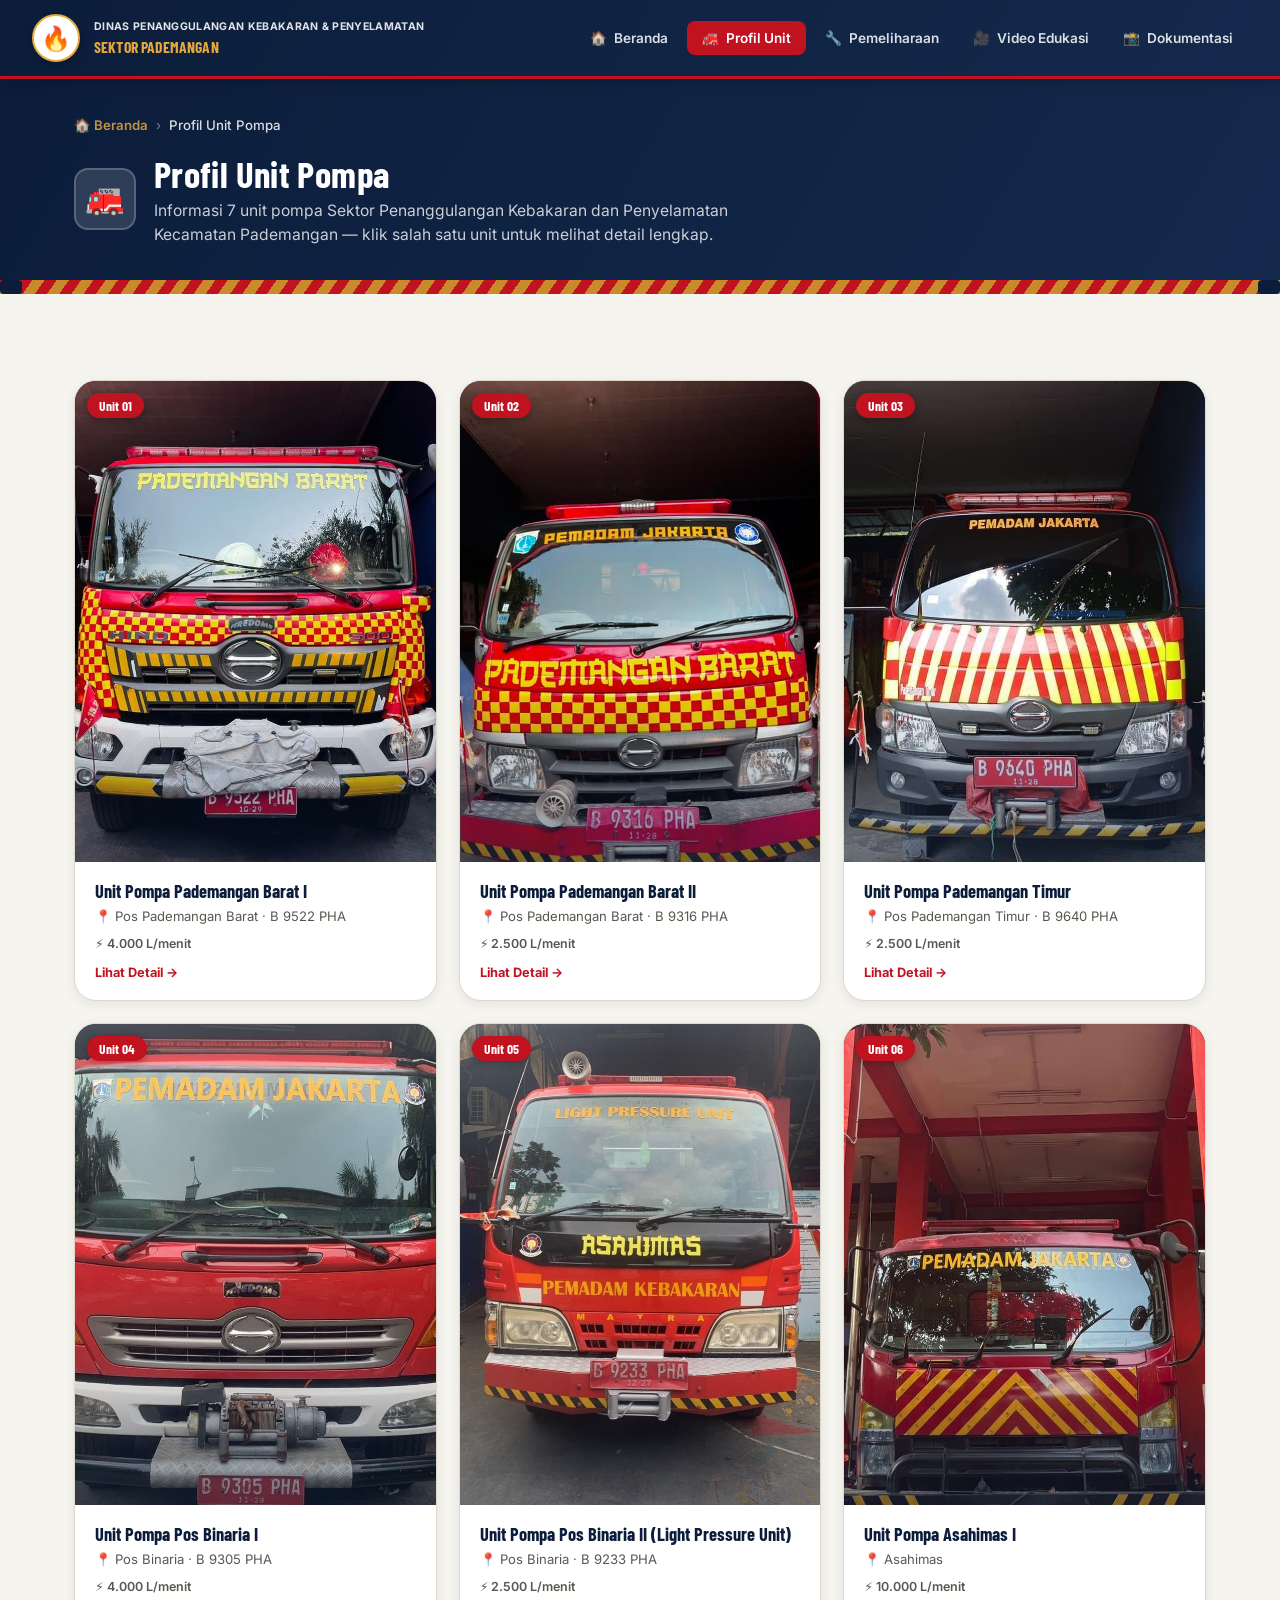
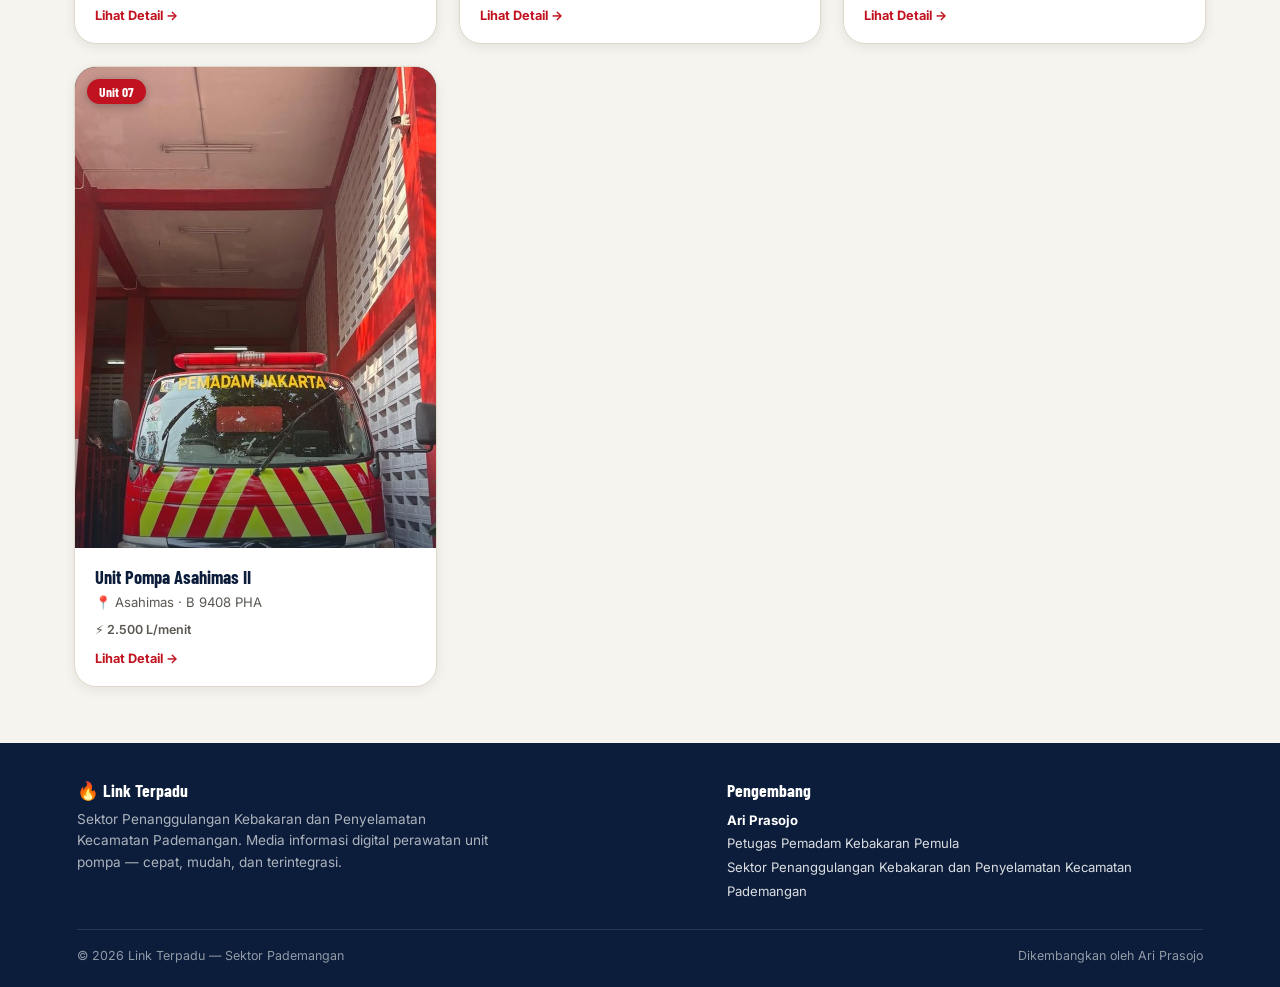
<file: profil-unit.html>
<!DOCTYPE html>
<html lang="id">
<head>
<meta charset="UTF-8"/>
<meta name="viewport" content="width=device-width, initial-scale=1.0"/>
<title>Profil Unit Pompa — Link Terpadu Sektor Pademangan</title>
<link rel="preconnect" href="https://fonts.googleapis.com">
<link href="https://fonts.googleapis.com/css2?family=Barlow+Condensed:wght@500;600;700&family=Inter:wght@400;500;600;700&display=swap" rel="stylesheet">
<link rel="stylesheet" href="css/style.css"/>
</head>
<body>

<header class="topbar">
  <a href="index.html" class="topbar__brand">
    <div class="topbar__logo">🔥</div>
    <div>
      <p class="topbar__org">Dinas Penanggulangan Kebakaran &amp; Penyelamatan</p>
      <p class="topbar__sector">Sektor Pademangan</p>
    </div>
  </a>
  <button class="topbar__burger" id="burgerBtn" aria-label="Menu" aria-expanded="false"><span></span><span></span><span></span></button>
  <nav class="topbar__nav" id="topNav">
    <a href="index.html" class="nav__link"><span>🏠</span>Beranda</a>
    <a href="profil-unit.html" class="nav__link nav__link--active"><span>🚒</span>Profil Unit</a>
    <a href="pemeliharaan.html" class="nav__link"><span>🔧</span>Pemeliharaan</a>
    <a href="edukasi.html" class="nav__link"><span>🎥</span>Video Edukasi</a>
    <a href="dokumentasi.html" class="nav__link"><span>📸</span>Dokumentasi</a>
  </nav>
</header>

<section class="page-hero">
  <div class="container">
    <nav class="breadcrumb">
      <a href="index.html" class="breadcrumb__link">🏠 Beranda</a>
      <span class="breadcrumb__sep">›</span>
      <span class="breadcrumb__current">Profil Unit Pompa</span>
    </nav>
    <div class="page-hero__content">
      <div class="page-hero__icon">🚒</div>
      <div>
        <h1 class="page-hero__title">Profil Unit Pompa</h1>
        <p class="page-hero__sub">Informasi 7 unit pompa Sektor Penanggulangan Kebakaran dan Penyelamatan Kecamatan Pademangan — klik salah satu unit untuk melihat detail lengkap.</p>
      </div>
    </div>
  </div>
</section>

<div class="hose-divider"></div>

<main class="section">
  <div class="container">
    <div id="unitGrid" class="unit-grid"></div>
  </div>
</main>

<!-- Modal Detail Unit -->
<div class="modal-overlay" id="unitModalOverlay" role="dialog" aria-modal="true" aria-labelledby="unitModalTitle" aria-hidden="true" tabindex="-1">
  <div class="modal-box">
    <div class="modal-box__hero">
      🚒
      <button class="modal-box__close" id="unitModalClose" aria-label="Tutup detail unit">✕</button>
    </div>
    <div class="modal-box__body">
      <p class="modal-box__title" id="unitModalTitle">—</p>
      <p class="modal-box__sub" id="unitModalSub">—</p>
      <div class="modal-box__grid">
        <div class="modal-box__stat">
          <p class="modal-box__stat-label">Kapasitas</p>
          <p class="modal-box__stat-value" id="unitModalKapasitas">—</p>
        </div>
        <div class="modal-box__stat">
          <p class="modal-box__stat-label">Tahun Unit</p>
          <p class="modal-box__stat-value" id="unitModalTahun">—</p>
        </div>
        <div class="modal-box__stat">
          <p class="modal-box__stat-label">Bahan Bakar</p>
          <p class="modal-box__stat-value" id="unitModalBBM">—</p>
        </div>
        <div class="modal-box__stat">
          <p class="modal-box__stat-label">Kondisi</p>
          <p class="modal-box__stat-value" id="unitModalKondisi">—</p>
        </div>
      </div>
      <p class="modal-box__desc" id="unitModalDesc">—</p>
    </div>
  </div>
</div>

<footer class="footer">
  <div class="footer__grid">
    <div>
      <p class="footer__title">🔥 Link Terpadu</p>
      <p class="footer__text">Sektor Penanggulangan Kebakaran dan Penyelamatan Kecamatan Pademangan. Media informasi digital perawatan unit pompa — cepat, mudah, dan terintegrasi.</p>
    </div>
    <div>
      <p class="footer__title">Pengembang</p>
      <p class="footer__dev">
        <b>Ari Prasojo</b><br>
        Petugas Pemadam Kebakaran Pemula<br>
        Sektor Penanggulangan Kebakaran dan Penyelamatan Kecamatan Pademangan
      </p>
    </div>
  </div>
  <div class="footer__bottom">
    <span>© <span class="js-year"></span> Link Terpadu — Sektor Pademangan</span>
    <span>Dikembangkan oleh Ari Prasojo</span>
  </div>
</footer>

<script src="script/main.js"></script>
<script src="script/utils.js"></script>
<script src="script/modal.js"></script>
<script src="script/unit-data.js"></script>
</body>
</html>
</file>
<file: css/style.css>
/* ==========================================================================
   LINK TERPADU — Informasi Perawatan Unit Pompa
   Sektor Penanggulangan Kebakaran dan Penyelamatan Kecamatan Pademangan
   ========================================================================== */

:root {
  --red: #c1121f;
  --red-dark: #7a0c14;
  --red-deepest: #4a0509;
  --navy: #0b1d3a;
  --navy-light: #14294d;
  --brass: #c98a2c;
  --brass-light: #e5a83e;
  --paper: #f6f4ef;
  --paper-warm: #efece3;
  --ink: #1c1b18;
  --ink-soft: #5a5750;
  --line: #ded9cb;
  --card: #ffffff;
  --ok: #2f7d4f;
  --dev: #a3742a;
  --radius-s: 8px;
  --radius-m: 14px;
  --radius-l: 22px;
  --shadow-s: 0 3px 12px rgba(30, 20, 10, 0.08);
  --shadow-m: 0 10px 30px rgba(30, 20, 10, 0.10);
  --shadow-l: 0 20px 50px rgba(30, 20, 10, 0.16);
}

* { box-sizing: border-box; margin: 0; padding: 0; }

html { scroll-behavior: smooth; }

body {
  background: var(--paper);
  color: var(--ink);
  font-family: "Inter", system-ui, sans-serif;
  -webkit-font-smoothing: antialiased;
  min-height: 100vh;
  display: flex;
  flex-direction: column;
}

main { flex: 1; }

.container { max-width: 1180px; margin: 0 auto; padding: 0 24px; }

h1, h2, h3, .display {
  font-family: "Barlow Condensed", system-ui, sans-serif;
  letter-spacing: 0.01em;
}

a { color: inherit; }

img { max-width: 100%; display: block; }

/* ==========================================================================
   HOSE DIVIDER — elemen tanda tangan (motif selang berkelok)
   ========================================================================== */
.hose-divider {
  height: 14px;
  width: 100%;
  background-image: repeating-linear-gradient(
    -55deg,
    var(--brass) 0 10px,
    var(--red) 10px 20px
  );
  position: relative;
}
.hose-divider::before,
.hose-divider::after {
  content: "";
  position: absolute;
  top: 0; bottom: 0;
  width: 22px;
  background: var(--navy);
  border-radius: 4px;
}
.hose-divider::before { left: 0; }
.hose-divider::after { right: 0; }

.hose-rule {
  height: 3px;
  width: 64px;
  border-radius: 3px;
  background: repeating-linear-gradient(-45deg, var(--brass) 0 6px, var(--red) 6px 12px);
  margin-bottom: 14px;
}

/* ==========================================================================
   TOPBAR
   ========================================================================== */
.topbar {
  background: linear-gradient(120deg, var(--navy) 0%, var(--navy-light) 100%);
  color: #fff;
  display: flex;
  align-items: center;
  justify-content: space-between;
  padding: 14px 32px;
  flex-wrap: wrap;
  gap: 12px;
  position: sticky;
  top: 0;
  z-index: 200;
  box-shadow: 0 2px 14px rgba(0,0,0,0.22);
  border-bottom: 3px solid var(--red);
}

.topbar__brand { display: flex; align-items: center; gap: 14px; text-decoration: none; color: #fff; }

.topbar__logo {
  width: 48px; height: 48px;
  border-radius: 50%;
  background: #fff;
  display: flex; align-items: center; justify-content: center;
  font-size: 24px; flex-shrink: 0;
  box-shadow: 0 2px 8px rgba(0,0,0,0.25);
  border: 2px solid var(--brass-light);
}

.topbar__org { font-size: 0.66rem; font-weight: 700; letter-spacing: 0.03em; line-height: 1.4; opacity: 0.88; text-transform: uppercase; }
.topbar__sector { font-size: 0.98rem; font-weight: 700; color: var(--brass-light); letter-spacing: 0.01em; margin-top: 2px; font-family: "Barlow Condensed", sans-serif; text-transform: uppercase; }

.topbar__nav { display: flex; gap: 4px; align-items: center; }

.nav__link {
  display: flex; align-items: center; gap: 7px;
  color: rgba(255,255,255,0.85); text-decoration: none;
  font-weight: 600; font-size: 0.85rem;
  padding: 9px 15px; border-radius: 8px;
  transition: all 0.2s ease;
  white-space: nowrap;
}
.nav__link:hover { background: rgba(255,255,255,0.12); color: #fff; }
.nav__link--active { background: var(--red); color: #fff !important; }
.nav__link--active:hover { background: var(--red); }

.topbar__burger {
  display: none; flex-direction: column; gap: 5px;
  background: none; border: none; cursor: pointer; padding: 8px;
  border-radius: 8px;
}
.topbar__burger span { width: 24px; height: 2.5px; background: #fff; border-radius: 2px; display: block; }

/* ==========================================================================
   HERO (Beranda)
   ========================================================================== */
.hero {
  position: relative;
  background: linear-gradient(155deg, var(--navy) 0%, var(--navy-light) 55%, #1b3560 100%);
  color: #fff;
  padding: 56px 6vw 64px;
  overflow: hidden;
}
.hero::after {
  content: "";
  position: absolute;
  right: -120px; top: -120px;
  width: 420px; height: 420px;
  border-radius: 50%;
  background: radial-gradient(circle, rgba(193,18,31,0.35) 0%, rgba(193,18,31,0) 70%);
}

.hero__inner {
  position: relative;
  z-index: 1;
  max-width: 760px;
  margin: 0 auto 34px;
  text-align: left;
}

.hero__badge-row { display: flex; align-items: center; gap: 12px; margin-bottom: 22px; }
.hero__logo-badge {
  width: 56px; height: 56px; border-radius: 50%;
  background: #fff; display: flex; align-items: center; justify-content: center;
  font-size: 28px; border: 3px solid var(--brass-light);
  box-shadow: var(--shadow-m);
}
.hero__badge-text { font-size: 0.72rem; font-weight: 700; letter-spacing: 0.06em; text-transform: uppercase; opacity: 0.75; line-height: 1.5; }

.hero__title {
  font-family: "Barlow Condensed", sans-serif;
  font-weight: 700;
  font-size: clamp(2.3rem, 4.4vw, 3.6rem);
  line-height: 1.05;
  letter-spacing: 0.005em;
  margin-bottom: 16px;
}
.hero__title span { display: block; }
.hero__title .accent { color: var(--brass-light); }

.hero__sub {
  font-size: 1.02rem;
  font-weight: 500;
  opacity: 0.88;
  max-width: 480px;
  line-height: 1.6;
  margin-bottom: 30px;
}

.hero__cta {
  display: inline-flex; align-items: center; gap: 10px;
  background: var(--red);
  color: #fff; text-decoration: none;
  font-weight: 700; font-size: 0.95rem;
  padding: 14px 28px; border-radius: var(--radius-s);
  box-shadow: 0 8px 22px rgba(193,18,31,0.4);
  transition: transform 0.2s ease, box-shadow 0.2s ease;
  border: none; cursor: pointer;
}
.hero__cta:hover { transform: translateY(-2px); box-shadow: 0 12px 28px rgba(193,18,31,0.5); }

/* Fleet strip — menampilkan seluruh armada dengan treatment warna seragam */
.fleet-strip { position: relative; z-index: 1; }
.fleet-strip__label {
  color: rgba(255,255,255,0.65); font-size: 0.72rem; font-weight: 700;
  text-transform: uppercase; letter-spacing: 0.06em; margin-bottom: 14px;
}
.fleet-strip__grid {
  display: grid;
  grid-template-columns: repeat(8, 1fr);
  gap: 10px;
}
.fleet-strip__item {
  position: relative;
  aspect-ratio: 3/4;
  border-radius: var(--radius-s);
  overflow: hidden;
  box-shadow: 0 4px 14px rgba(0,0,0,0.25);
  border: 1px solid rgba(255,255,255,0.14);
  text-decoration: none;
}
.fleet-strip__item img {
  width: 100%; height: 100%; object-fit: cover;
  /* duotone navy: unify tiap foto walau beda pencahayaan/background */
  filter: saturate(0.85) contrast(1.05);
  transition: transform 0.35s ease, filter 0.35s ease;
}
.fleet-strip__item::before {
  content: "";
  position: absolute; inset: 0;
  background: linear-gradient(180deg, rgba(11,29,58,0.35) 0%, rgba(11,29,58,0.15) 45%, rgba(193,18,31,0.28) 100%);
  mix-blend-mode: multiply;
  pointer-events: none;
}
.fleet-strip__item::after {
  content: "";
  position: absolute; inset: 0;
  background: linear-gradient(180deg, rgba(11,29,58,0) 55%, rgba(11,29,58,0.85) 100%);
  pointer-events: none;
}
.fleet-strip__item:hover img { transform: scale(1.08); filter: saturate(1) contrast(1.05); }
.fleet-strip__item span {
  position: absolute; bottom: 8px; left: 8px; right: 8px; z-index: 2;
  color: #fff; font-size: 0.64rem; font-weight: 700; line-height: 1.25;
  text-transform: uppercase; letter-spacing: 0.01em;
}
.fleet-strip__item--more {
  display: flex; flex-direction: column; align-items: center; justify-content: center; gap: 6px;
  background: linear-gradient(150deg, var(--red) 0%, var(--red-dark) 100%);
  border: 1px solid rgba(255,255,255,0.2);
}
.fleet-strip__more-num { font-family:"Barlow Condensed",sans-serif; font-weight:700; font-size: 1.8rem; color:#fff; line-height: 1; }
.fleet-strip__more-txt { font-size: 0.6rem; font-weight: 700; color: rgba(255,255,255,0.92); text-align: center; padding: 0 6px; line-height: 1.3; }

/* Strip statistik ringkas di bawah hero */
.stat-strip {
  background: var(--navy);
  border-top: 1px solid rgba(255,255,255,0.08);
  padding: 22px 0;
}
.stat-strip__row {
  display: grid;
  grid-template-columns: repeat(4, 1fr);
  gap: 18px;
}
.stat-strip__item { text-align: center; color: #fff; }
.stat-strip__num {
  font-family: "Barlow Condensed", sans-serif; font-weight: 700;
  font-size: clamp(1.6rem, 2.4vw, 2.1rem); color: var(--brass-light); line-height: 1;
}
.stat-strip__label { font-size: 0.72rem; opacity: 0.72; margin-top: 6px; text-transform: uppercase; letter-spacing: 0.04em; font-weight: 600; }

/* ==========================================================================
   PAGE HERO (halaman dalam)
   ========================================================================== */
.page-hero {
  background: linear-gradient(120deg, var(--navy) 0%, var(--navy-light) 100%);
  color: #fff;
  padding: 38px 0 34px;
  position: relative;
}
.breadcrumb {
  display: flex; align-items: center; gap: 8px;
  font-size: 0.83rem; margin-bottom: 18px; opacity: 0.85;
}
.breadcrumb__link { color: var(--brass-light); text-decoration: none; font-weight: 600; }
.breadcrumb__sep { opacity: 0.5; }
.breadcrumb__current { color: #fff; font-weight: 500; }

.page-hero__content { display: flex; align-items: center; gap: 18px; }
.page-hero__icon {
  width: 62px; height: 62px; border-radius: 14px;
  display: flex; align-items: center; justify-content: center;
  font-size: 2rem; flex-shrink: 0;
  background: rgba(255,255,255,0.14);
  border: 2px solid rgba(255,255,255,0.2);
}
.page-hero__title { font-family:"Barlow Condensed",sans-serif; font-size: clamp(1.8rem, 3vw, 2.3rem); font-weight: 700; margin-bottom: 4px; }
.page-hero__sub { font-size: 0.98rem; opacity: 0.78; max-width: 620px; line-height: 1.5; }

/* ==========================================================================
   SECTIONS — Tentang / Tujuan / Manfaat
   ========================================================================== */
.section { padding: 56px 0; }
.section--muted { background: var(--paper-warm); }

.section__eyebrow {
  font-size: 0.74rem; font-weight: 700; letter-spacing: 0.08em;
  text-transform: uppercase; color: var(--red);
  margin-bottom: 10px;
}
.section__title {
  font-size: clamp(1.5rem, 2.6vw, 2rem);
  font-weight: 700; color: var(--navy);
  margin-bottom: 16px;
}
.section__lead {
  font-size: 1.02rem; color: var(--ink-soft); line-height: 1.7;
  max-width: 760px;
}

.about-grid { display: grid; grid-template-columns: 1fr; gap: 18px; margin-top: 10px; }

.goal-list { list-style: none; display: grid; gap: 12px; margin-top: 22px; }
.goal-list li {
  display: flex; gap: 14px; align-items: flex-start;
  background: var(--card); padding: 16px 18px; border-radius: var(--radius-m);
  box-shadow: var(--shadow-s); border-left: 4px solid var(--brass);
  font-size: 0.95rem; line-height: 1.5; color: var(--ink);
}
.goal-list li .num {
  font-family:"Barlow Condensed",sans-serif; font-weight:700; font-size:1.3rem;
  color: var(--red); flex-shrink: 0; min-width: 28px;
}

.benefit-grid { display: grid; grid-template-columns: 1fr 1fr; gap: 24px; margin-top: 30px; }
.benefit-card {
  background: var(--card); border-radius: var(--radius-m);
  padding: 26px 24px; box-shadow: var(--shadow-s);
  border-top: 4px solid var(--red);
}
.benefit-card:nth-child(2) { border-top-color: var(--navy); }
.benefit-card__title {
  font-family:"Barlow Condensed",sans-serif; font-weight: 700; font-size: 1.3rem;
  color: var(--navy); margin-bottom: 14px; display: flex; align-items: center; gap: 10px;
}
.benefit-card ul { list-style: none; display: grid; gap: 10px; }
.benefit-card li {
  font-size: 0.92rem; color: var(--ink-soft); line-height: 1.5;
  padding-left: 22px; position: relative;
}
.benefit-card li::before {
  content: "✓"; position: absolute; left: 0; top: 0;
  color: var(--ok); font-weight: 800;
}

/* ==========================================================================
   MENU UTAMA (kartu)
   ========================================================================== */
.menu { display: grid; grid-template-columns: repeat(4, 1fr); gap: 20px; padding: 8px 0 0; }

.menu-card {
  background: var(--card);
  border-radius: var(--radius-l);
  padding: 28px 22px;
  text-decoration: none;
  color: var(--ink);
  box-shadow: var(--shadow-s);
  transition: transform 0.22s ease, box-shadow 0.22s ease;
  display: flex; flex-direction: column; gap: 10px;
  border-bottom: 4px solid var(--accent, var(--red));
  position: relative;
}
.menu-card:hover { transform: translateY(-6px); box-shadow: var(--shadow-l); }
.menu-card__icon {
  width: 54px; height: 54px; border-radius: 14px;
  background: color-mix(in srgb, var(--accent, var(--red)) 12%, white);
  display: flex; align-items: center; justify-content: center;
  font-size: 1.7rem;
}
.menu-card__title { font-family:"Barlow Condensed",sans-serif; font-weight: 700; font-size: 1.25rem; color: var(--navy); }
.menu-card__desc { font-size: 0.87rem; color: var(--ink-soft); line-height: 1.5; flex: 1; }
.menu-card__btn { font-size: 0.82rem; font-weight: 700; color: var(--accent, var(--red)); }

/* ==========================================================================
   UNIT POMPA (Menu 1)
   ========================================================================== */
.unit-grid { display: grid; grid-template-columns: repeat(3, 1fr); gap: 22px; margin-top: 30px; }

.unit-card {
  background: var(--card); border-radius: var(--radius-l);
  overflow: hidden; box-shadow: var(--shadow-s);
  cursor: pointer; transition: transform 0.2s ease, box-shadow 0.2s ease;
  border: 1px solid var(--line);
}
.unit-card:hover { transform: translateY(-5px); box-shadow: var(--shadow-l); }
.unit-card__photo {
  aspect-ratio: 3 / 4; display: flex; align-items: center; justify-content: center;
  font-size: 3.2rem; position: relative;
  background: linear-gradient(135deg, var(--navy), var(--navy-light));
  color: rgba(255,255,255,0.9);
}
.unit-card__photo img { object-position: center !important; }
.unit-card__photo::after {
  content: "";
  position: absolute; inset: 0;
  background: linear-gradient(180deg, rgba(11,29,58,0) 65%, rgba(11,29,58,0.5) 100%);
  pointer-events: none;
}
.unit-card__no {
  position: absolute; top: 12px; left: 12px; z-index: 3;
  background: var(--red); color: #fff;
  font-family:"Barlow Condensed",sans-serif; font-weight: 700; font-size: 0.85rem;
  padding: 4px 12px; border-radius: 20px;
  box-shadow: 0 2px 8px rgba(0,0,0,0.3);
}
.unit-card__body { padding: 18px 20px 20px; }
.unit-card__title { font-family:"Barlow Condensed",sans-serif; font-weight: 700; font-size: 1.15rem; color: var(--navy); margin-bottom: 6px; }
.unit-card__loc { font-size: 0.82rem; color: var(--ink-soft); margin-bottom: 12px; display:flex; align-items:center; gap:6px; }
.unit-card__meta { display: flex; gap: 14px; font-size: 0.78rem; color: var(--ink-soft); font-weight: 600; }
.unit-card__cta { margin-top: 14px; font-size: 0.8rem; font-weight: 700; color: var(--red); }

/* Modal detail unit */
.modal-overlay {
  position: fixed; inset: 0; background: rgba(11,29,58,0.72);
  display: flex; align-items: center; justify-content: center;
  padding: 24px; z-index: 500; opacity: 0; pointer-events: none;
  transition: opacity 0.2s ease;
}
.modal-overlay.is-open { opacity: 1; pointer-events: auto; }
.modal-overlay:focus { outline: none; }
.modal-box {
  background: var(--card); border-radius: var(--radius-l);
  max-width: 560px; width: 100%; max-height: 88vh; overflow-y: auto;
  box-shadow: var(--shadow-l); transform: translateY(16px); transition: transform 0.2s ease;
}
.modal-overlay.is-open .modal-box { transform: translateY(0); }
.modal-box__hero {
  width: 100%; aspect-ratio: 3 / 4; max-height: 70vh; background: linear-gradient(135deg, var(--navy), var(--navy-light));
  display: flex; align-items: center; justify-content: center; font-size: 4rem; color: #fff;
  position: relative;
}
.modal-box__close {
  position: absolute; top: 14px; right: 14px; z-index: 5;
  width: 34px; height: 34px; border-radius: 50%;
  background: rgba(11,29,58,0.55); color: #fff; border: none;
  box-shadow: 0 2px 10px rgba(0,0,0,0.35);
  font-size: 1.1rem; cursor: pointer; display: flex; align-items: center; justify-content: center;
}
.modal-box__hero { background-size: contain !important; background-position: center !important; background-repeat: no-repeat !important; }
.modal-box__hero::before {
  content: "";
  position: absolute; inset: 0; pointer-events: none;
  background: linear-gradient(180deg, rgba(11,29,58,0.15) 0%, rgba(11,29,58,0.05) 60%);
}
.modal-box__body { padding: 26px 26px 28px; }
.modal-box__title { font-family:"Barlow Condensed",sans-serif; font-weight: 700; font-size: 1.5rem; color: var(--navy); margin-bottom: 4px; }
.modal-box__sub { font-size: 0.85rem; color: var(--ink-soft); margin-bottom: 20px; }
.modal-box__grid { display: grid; grid-template-columns: 1fr 1fr; gap: 14px; margin-bottom: 18px; }
.modal-box__stat { background: var(--paper-warm); border-radius: var(--radius-s); padding: 12px 14px; }
.modal-box__stat-label { font-size: 0.7rem; font-weight: 700; text-transform: uppercase; letter-spacing: 0.04em; color: var(--ink-soft); margin-bottom: 4px; }
.modal-box__stat-value { font-family:"Barlow Condensed",sans-serif; font-weight: 700; font-size: 1.1rem; color: var(--navy); }
.modal-box__desc { font-size: 0.9rem; line-height: 1.6; color: var(--ink-soft); }

/* Fallback saat video YouTube gagal diputar (ID salah/dihapus/embedding dimatikan) */
.video-error-fallback {
  display: none;
  flex-direction: column;
  align-items: center;
  justify-content: center;
  gap: 14px;
  text-align: center;
  padding: 24px;
  background: var(--navy);
  color: #fff;
}
.video-error-fallback.is-visible { display: flex; }
.video-error-fallback__icon { font-size: 2rem; }
.video-error-fallback__text { font-size: 0.85rem; line-height: 1.5; color: #d7dce6; max-width: 380px; }
.video-error-fallback__link {
  display: inline-flex;
  align-items: center;
  gap: 8px;
  background: var(--red);
  color: #fff;
  font-weight: 700;
  font-size: 0.85rem;
  padding: 10px 18px;
  border-radius: var(--radius-s);
  text-decoration: none;
  transition: background 0.15s ease;
}
.video-error-fallback__link:hover { background: var(--red-dark); }

/* ==========================================================================
   PEMELIHARAAN (Menu 2)
   ========================================================================== */
.care-list { display: grid; gap: 16px; margin-top: 30px; }
.care-item {
  background: var(--card); border-radius: var(--radius-m);
  padding: 20px 22px; box-shadow: var(--shadow-s);
  display: flex; align-items: center; gap: 18px;
  border-left: 5px solid var(--line);
  text-decoration: none; color: var(--ink);
  transition: transform 0.18s ease, box-shadow 0.18s ease;
}
.care-item--ready { border-left-color: var(--ok); cursor: pointer; }
.care-item--ready:hover { transform: translateX(4px); box-shadow: var(--shadow-m); }
.care-item--dev { border-left-color: var(--dev); opacity: 0.85; cursor: default; }
.care-item__icon {
  width: 46px; height: 46px; border-radius: 12px; flex-shrink: 0;
  display: flex; align-items: center; justify-content: center; font-size: 1.4rem;
  background: var(--paper-warm);
}
.care-item__title { font-family:"Barlow Condensed",sans-serif; font-weight: 700; font-size: 1.1rem; color: var(--navy); }
.care-item__desc { font-size: 0.84rem; color: var(--ink-soft); margin-top: 2px; }
.care-item__status {
  margin-left: auto; flex-shrink: 0;
  font-size: 0.74rem; font-weight: 700; padding: 6px 14px; border-radius: 20px;
  white-space: nowrap;
}
.care-item--ready .care-item__status { background: rgba(47,125,79,0.12); color: var(--ok); }
.care-item--dev .care-item__status { background: rgba(163,116,42,0.12); color: var(--dev); }

/* Infografis Selang Penyalur */
.infografis-wrap { margin-top: 34px; background: var(--card); border-radius: var(--radius-l); box-shadow: var(--shadow-s); padding: 30px; }
.infografis-source { font-size: 0.8rem; color: var(--ink-soft); margin-bottom: 20px; padding: 12px 16px; background: var(--paper-warm); border-radius: var(--radius-s); border-left: 4px solid var(--brass); }
.infografis-steps { display: grid; gap: 14px; }
.infografis-step { display: flex; gap: 16px; align-items: flex-start; padding: 16px; border-radius: var(--radius-m); background: var(--paper-warm); }
.infografis-step__no {
  width: 34px; height: 34px; border-radius: 50%; background: var(--red); color: #fff;
  display: flex; align-items: center; justify-content: center; font-weight: 700; font-family:"Barlow Condensed",sans-serif;
  flex-shrink: 0; font-size: 1rem;
}
.infografis-step__title { font-weight: 700; color: var(--navy); margin-bottom: 3px; font-size: 0.95rem; }
.infografis-step__text { font-size: 0.86rem; color: var(--ink-soft); line-height: 1.55; }

/* ==========================================================================
   VIDEO EDUKASI (Menu 3)
   ========================================================================== */
.video-grid { display: grid; grid-template-columns: repeat(3, 1fr); gap: 22px; margin-top: 30px; }
.video-card { background: var(--card); border-radius: var(--radius-l); overflow: hidden; box-shadow: var(--shadow-s); cursor: pointer; transition: transform 0.2s ease; }
.video-card:hover { transform: translateY(-5px); }
.video-card__thumb { position: relative; aspect-ratio: 16/9; background: var(--navy); overflow: hidden; }
.video-card__thumb img { width: 100%; height: 100%; object-fit: cover; }
.video-card__play { position: absolute; inset: 0; display: flex; align-items: center; justify-content: center; background: rgba(11,29,58,0.28); }
.video-card__play-btn { width: 52px; height: 52px; border-radius: 50%; background: rgba(255,255,255,0.92); color: var(--red); display: flex; align-items: center; justify-content: center; font-size: 1.15rem; }
.video-card__body { padding: 16px 18px 18px; }
.video-card__title { font-weight: 700; font-size: 0.98rem; color: var(--navy); margin-bottom: 6px; line-height: 1.35; }
.video-card__source { font-size: 0.78rem; color: var(--brass); font-weight: 700; }

/* ==========================================================================
   DOKUMENTASI TEMUAN (Menu 4)
   ========================================================================== */
.doc-grid { display: grid; grid-template-columns: 1fr 1fr; gap: 24px; margin-top: 30px; }
.doc-card { background: var(--card); border-radius: var(--radius-l); padding: 30px 26px; box-shadow: var(--shadow-s); border-top: 5px solid var(--accent); }
.doc-card__icon { width: 52px; height: 52px; border-radius: 14px; background: color-mix(in srgb, var(--accent) 12%, white); display: flex; align-items: center; justify-content: center; font-size: 1.6rem; margin-bottom: 16px; }
.doc-card__title { font-family:"Barlow Condensed",sans-serif; font-weight: 700; font-size: 1.3rem; color: var(--navy); margin-bottom: 8px; }
.doc-card__desc { font-size: 0.9rem; color: var(--ink-soft); line-height: 1.6; margin-bottom: 20px; }
.doc-card__btn {
  display: inline-flex; align-items: center; gap: 8px;
  background: var(--accent); color: #fff; text-decoration: none;
  font-weight: 700; font-size: 0.88rem; padding: 11px 22px; border-radius: var(--radius-s);
}
.doc-note { margin-top: 24px; background: var(--paper-warm); border-left: 4px solid var(--brass); border-radius: var(--radius-s); padding: 16px 18px; font-size: 0.86rem; color: var(--ink-soft); line-height: 1.55; }

/* ==========================================================================
   FOOTER
   ========================================================================== */
.footer {
  background: var(--navy);
  color: rgba(255,255,255,0.85);
  padding: 36px 6vw 24px;
  margin-top: auto;
}
.footer__grid { max-width: 1180px; margin: 0 auto; display: grid; grid-template-columns: 1.3fr 1fr; gap: 30px; padding-bottom: 26px; border-bottom: 1px solid rgba(255,255,255,0.12); }
.footer__title { font-family:"Barlow Condensed",sans-serif; font-weight: 700; font-size: 1.1rem; color: #fff; margin-bottom: 8px; }
.footer__text { font-size: 0.85rem; line-height: 1.6; opacity: 0.78; max-width: 420px; }
.footer__dev { font-size: 0.82rem; line-height: 1.8; }
.footer__dev b { color: #fff; }
.footer__bottom { max-width: 1180px; margin: 0 auto; padding-top: 18px; display: flex; justify-content: space-between; flex-wrap: wrap; gap: 8px; font-size: 0.78rem; opacity: 0.65; }

/* ==========================================================================
   RESPONSIVE
   ========================================================================== */
@media (max-width: 960px) {
  .fleet-strip__grid { grid-template-columns: repeat(4, 1fr); }
  .menu { grid-template-columns: repeat(2, 1fr); }
  .unit-grid, .video-grid { grid-template-columns: repeat(2, 1fr); }
  .benefit-grid, .doc-grid { grid-template-columns: 1fr; }
  .footer__grid { grid-template-columns: 1fr; }
  .stat-strip__row { grid-template-columns: repeat(4, 1fr); gap: 8px; }
}
@media (max-width: 680px) {
  .topbar__nav {
    display: none; position: absolute; top: 100%; left: 0; right: 0;
    background: var(--navy); flex-direction: column; padding: 10px; gap: 4px;
    box-shadow: var(--shadow-m);
  }
  .topbar__nav.is-open { display: flex; }
  .topbar__burger { display: flex; }
  .menu, .unit-grid, .video-grid { grid-template-columns: 1fr; }
  .modal-box__grid { grid-template-columns: 1fr; }
  .footer__bottom { flex-direction: column; }
  .fleet-strip__grid { grid-template-columns: repeat(4, 1fr); gap: 8px; }
  .stat-strip__row { grid-template-columns: repeat(2, 1fr); gap: 14px; }
}

/* ==========================================================================
   INFOGRAFIS PEMELIHARAAN — komponen konten kaya (foto + narasi teknis)
   Dipakai di pemeliharaan.html, bersumber dari materi Buku Diklat Operator.
   ========================================================================== */

/* Intro: foto sampul + ringkasan panduan, sisi-bersisi */
.maint-intro { display: grid; grid-template-columns: 0.85fr 1.15fr; gap: 34px; align-items: center; margin-top: 34px; }
.maint-intro__photo { aspect-ratio: 3/4; border-radius: var(--radius-l); overflow: hidden; box-shadow: var(--shadow-m); }
.maint-intro__photo img { width: 100%; height: 100%; object-fit: cover; }
.maint-intro__eyebrow { font-size: 0.74rem; font-weight: 700; letter-spacing: 0.06em; text-transform: uppercase; color: var(--brass); margin-bottom: 8px; }
.maint-intro__title { font-family: "Barlow Condensed", sans-serif; font-weight: 700; font-size: clamp(1.5rem, 2.6vw, 2rem); color: var(--navy); margin-bottom: 12px; }
.maint-intro__text { font-size: 0.95rem; color: var(--ink-soft); line-height: 1.7; }

/* Blok narasi + foto (dipakai utk "mengapa penting"), foto di kanan */
.maint-feature { display: grid; grid-template-columns: 1fr 0.9fr; gap: 34px; align-items: center; margin-top: 44px; }
.maint-feature__photo { aspect-ratio: 4/5; border-radius: var(--radius-l); overflow: hidden; box-shadow: var(--shadow-m); order: 2; }
.maint-feature__photo img { width: 100%; height: 100%; object-fit: cover; }
.maint-feature__body { order: 1; }

/* Alur 4 langkah terhubung (icon flow) */
.flow-steps { display: flex; align-items: flex-start; justify-content: space-between; gap: 6px; margin-top: 26px; flex-wrap: wrap; }
.flow-steps__item { display: flex; flex-direction: column; align-items: center; text-align: center; width: 110px; gap: 10px; }
.flow-steps__circle {
  width: 64px; height: 64px; border-radius: 50%;
  display: flex; align-items: center; justify-content: center; font-size: 1.6rem;
  background: var(--card); border: 2px solid var(--brass); box-shadow: var(--shadow-s);
  flex-shrink: 0;
}
.flow-steps__label { font-size: 0.78rem; font-weight: 700; color: var(--navy); line-height: 1.3; }
.flow-steps__arrow { color: var(--brass); font-size: 1.3rem; align-self: center; margin-top: 22px; opacity: 0.7; }

/* Perbandingan 2 jenis selang */
.hose-type-grid { display: grid; grid-template-columns: 1fr 1fr; gap: 22px; margin-top: 26px; }
.hose-type-card { background: var(--card); border-radius: var(--radius-l); overflow: hidden; box-shadow: var(--shadow-s); }
.hose-type-card__photo { aspect-ratio: 8/5; }
.hose-type-card__photo img { width: 100%; height: 100%; object-fit: cover; }
.hose-type-card__body { padding: 18px 20px 22px; }
.hose-type-card__title { font-family: "Barlow Condensed", sans-serif; font-weight: 700; font-size: 1.2rem; color: var(--navy); margin-bottom: 10px; }
.hose-type-card ul { list-style: none; display: grid; gap: 8px; }
.hose-type-card li { font-size: 0.87rem; color: var(--ink-soft); line-height: 1.4; padding-left: 20px; position: relative; }
.hose-type-card li::before { content: "•"; position: absolute; left: 2px; top: 0; color: var(--brass); font-weight: 800; }

/* Checklist pemeriksaan (grid kartu ikon) */
.checklist-grid { display: grid; grid-template-columns: repeat(3, 1fr); gap: 16px; margin-top: 26px; }
.checklist-card { background: var(--card); border-top: 3px solid var(--brass); border-radius: var(--radius-m); padding: 20px; box-shadow: var(--shadow-s); }
.checklist-card__icon { width: 42px; height: 42px; border-radius: 50%; background: var(--paper-warm); display: flex; align-items: center; justify-content: center; font-size: 1.2rem; margin-bottom: 12px; }
.checklist-card__title { font-weight: 700; color: var(--navy); font-size: 0.98rem; margin-bottom: 6px; }
.checklist-card__desc { font-size: 0.83rem; color: var(--ink-soft); line-height: 1.5; }

/* Tahap pemeliharaan pasca-operasi (zig-zag foto + narasi) */
.stage-block { display: grid; grid-template-columns: 0.8fr 1.2fr; gap: 36px; align-items: center; margin-top: 46px; }
.stage-block--reverse .stage-block__photo { order: 2; }
.stage-block--reverse .stage-block__body { order: 1; }
.stage-block__photo { aspect-ratio: 3/4; border-radius: var(--radius-l); overflow: hidden; box-shadow: var(--shadow-m); }
.stage-block__photo img { width: 100%; height: 100%; object-fit: cover; }
.stage-block__tag {
  display: inline-block; background: var(--red); color: #fff; font-size: 0.7rem; font-weight: 700;
  letter-spacing: 0.05em; padding: 5px 12px; border-radius: 20px; margin-bottom: 12px; text-transform: uppercase;
}
.stage-block__title { font-family: "Barlow Condensed", sans-serif; font-weight: 700; font-size: 1.5rem; color: var(--navy); margin-bottom: 10px; }
.stage-block__desc { font-size: 0.92rem; color: var(--ink-soft); line-height: 1.65; margin-bottom: 20px; }
.stage-block__grid { display: grid; grid-template-columns: 1.3fr 1fr; gap: 20px; align-items: start; }
.stage-block__goals { list-style: none; display: grid; gap: 12px; }
.stage-block__goals li { border-left: 3px solid var(--brass); padding-left: 14px; }
.stage-block__goals b { display: block; color: var(--navy); font-size: 0.88rem; margin-bottom: 2px; }
.stage-block__goals span { font-size: 0.83rem; color: var(--ink-soft); line-height: 1.45; }
.tips-box { background: var(--navy); color: #fff; border-radius: var(--radius-m); padding: 16px 18px; border-left: 4px solid var(--brass-light); }
.tips-box__title { font-weight: 700; font-size: 0.85rem; margin-bottom: 8px; color: var(--brass-light); text-transform: uppercase; letter-spacing: 0.03em; }
.tips-box__text { font-size: 0.83rem; line-height: 1.55; opacity: 0.92; }

/* Peringatan & indikator kerusakan */
.warn-columns { display: grid; grid-template-columns: 1fr 1fr; gap: 20px; margin-top: 26px; }
.warn-box { border-radius: var(--radius-m); padding: 20px 22px; color: #fff; }
.warn-box--caution { background: var(--navy); }
.warn-box--danger { background: var(--red-dark); }
.warn-box__title { font-weight: 700; font-size: 1rem; margin-bottom: 14px; }
.warn-box ul { list-style: none; display: grid; gap: 9px; }
.warn-box li { font-size: 0.85rem; line-height: 1.4; padding-left: 18px; position: relative; opacity: 0.94; }
.warn-box li::before { content: "•"; position: absolute; left: 2px; top: 0; color: var(--brass-light); font-weight: 800; }

/* Ringkasan manfaat + referensi */
.summary-grid { display: grid; grid-template-columns: repeat(4, 1fr); gap: 20px; margin-top: 26px; }
.summary-item__icon { font-size: 1.6rem; margin-bottom: 10px; }
.summary-item__title { font-weight: 700; color: var(--navy); font-size: 0.92rem; margin-bottom: 4px; }
.summary-item__desc { font-size: 0.8rem; color: var(--ink-soft); line-height: 1.45; }
.reference-list { list-style: none; display: grid; gap: 8px; margin-top: 14px; padding-top: 20px; border-top: 1px solid var(--line); }
.reference-list li { font-size: 0.86rem; color: var(--ink-soft); padding-left: 20px; position: relative; }
.reference-list li::before { content: "📘"; position: absolute; left: 0; top: 0; font-size: 0.8rem; }

@media (max-width: 900px) {
  .maint-intro, .maint-feature, .stage-block { grid-template-columns: 1fr; }
  .maint-feature__photo, .stage-block__photo { order: 1; }
  .maint-feature__body, .stage-block__body { order: 2; }
  .stage-block__grid { grid-template-columns: 1fr; }
  .hose-type-grid, .warn-columns { grid-template-columns: 1fr; }
  .checklist-grid { grid-template-columns: repeat(2, 1fr); }
  .summary-grid { grid-template-columns: repeat(2, 1fr); }
  .flow-steps__arrow { display: none; }
}

/* ==========================================================================
   AKSESIBILITAS — focus-visible untuk elemen yang kini bisa dinavigasi keyboard
   (unit-card & video-card sebelumnya hanya bisa diklik mouse)
   ========================================================================== */
.unit-card:focus-visible,
.video-card:focus-visible,
.care-item--ready:focus-visible,
.fleet-strip__item--more:focus-visible {
  outline: 3px solid var(--brass-light);
  outline-offset: 3px;
}
.nav__link:focus-visible,
.menu-card:focus-visible,
.doc-card__btn:focus-visible,
.hero__cta:focus-visible {
  outline: 3px solid var(--brass-light);
  outline-offset: 2px;
}
</file>
